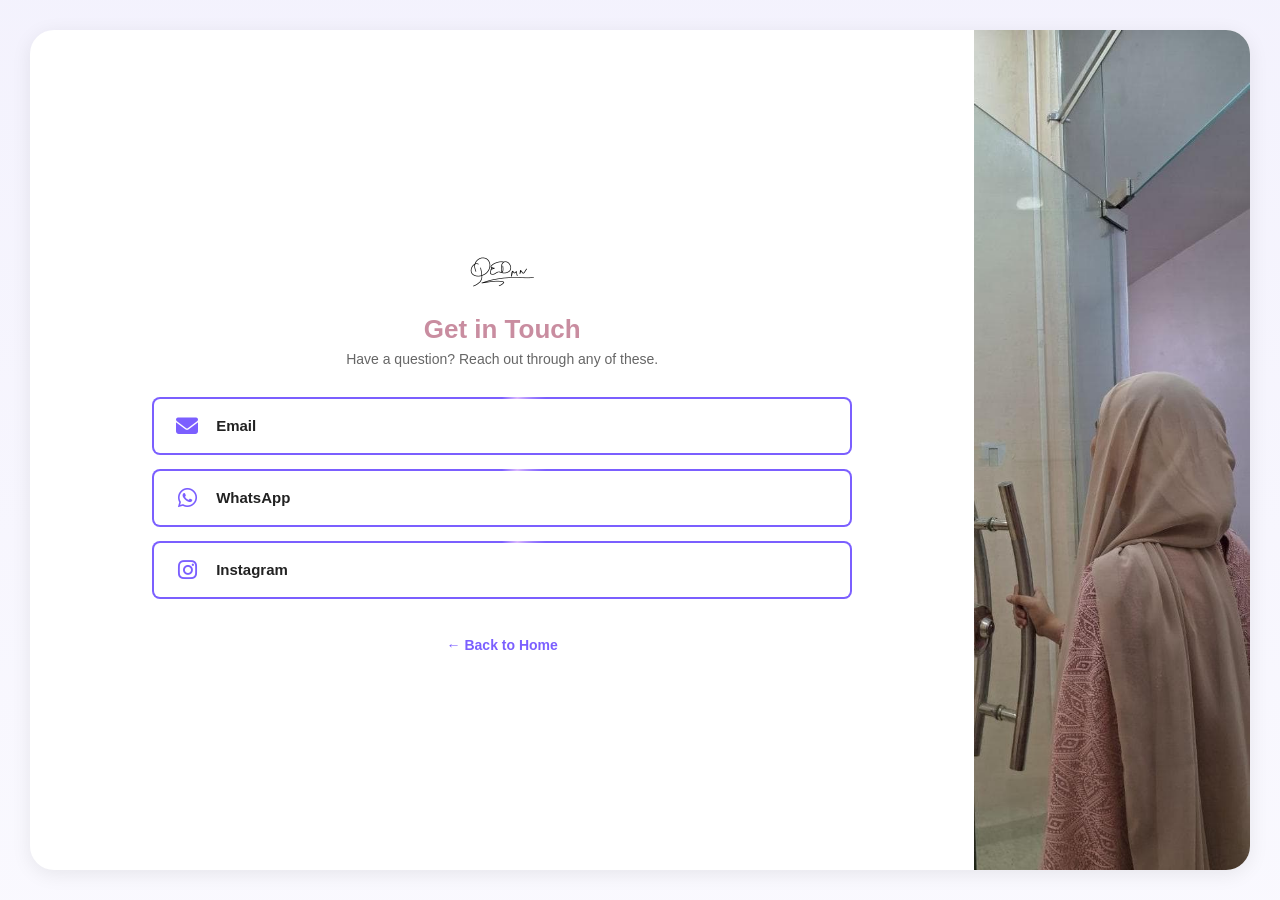
<file: contact.html>
<!DOCTYPE html>
<html lang="en">
<head>
<meta charset="UTF-8">
<meta name="viewport" content="width=device-width, initial-scale=1.0">
<title>Contact - QED</title>
<link rel="stylesheet" href="style.css">
<link rel="stylesheet" href="https://cdnjs.cloudflare.com/ajax/libs/font-awesome/6.5.1/css/all.min.css">
 <link rel="icon" type="image/png" href="logo_512x512_v2">
<style>
  * { box-sizing: border-box; }

  @property --border-angle {
    syntax: '<angle>';
    inherits: false;
    initial-value: 0deg;
  }

  html, body { height: 100%; }

  body {
    font-family: system-ui, sans-serif;
    background: linear-gradient(180deg , #a196ef1f , #9e92f50f);
    min-height: 100vh;
    margin: 0;
  }

  /* ---- One big white container, 30px from every edge ---- */
  .big-box {
    margin: 30px;
    height: calc(100vh - 60px);
    background-color: white;
    border-radius: 24px;
    box-shadow: 0 4px 20px rgba(0, 0, 0, 0.08);
    display: flex;
    align-items: stretch;
    overflow: hidden;
  }

  /* ---- Left half: contact content, directly inside the white box ---- */
  .contact-content {
    flex: 1 1 auto;
    padding: 60px;
    display: flex;
    flex-direction: column;
    justify-content: center;
    align-items: center;
    text-align: center;
  }
  .contact-content > * {
    width: 100%;
    max-width: 700px;
  }

  .logo-wrap {
    display: flex;
    justify-content: center;
    margin-bottom: 10px;
  }
  .logo-wrap img {
    width: 64px;
    height: 64px;
    object-fit: contain;
  }

  h1 { font-size: 26px; margin-bottom: 6px; text-align: center; color: #C98DA0; }
  p.subtitle { text-align: center; color: #666; font-size: 14px; margin-bottom: 30px; }

  .contact-links {
    display: flex;
    flex-direction: column;
    gap: 14px;
  }

  @keyframes rotateBorder {
    to { --border-angle: 360deg; }
  }

  .contact-link {
    display: flex;
    align-items: center;
    gap: 14px;
    padding: 16px 18px;
    border-radius: 8px;
    background: white;
    text-decoration: none;
    color: #222;
    font-weight: 600;
    font-size: 15px;
    transition: transform 0.2s ease, box-shadow 0.2s ease;
    position: relative;
    border: 2px solid transparent;
    --border-angle: 0deg;
    background-image:
      linear-gradient(white, white),
      conic-gradient(from var(--border-angle), var(--primary-color) 0%, #d9b8ff 8%, var(--primary-color) 16%, var(--primary-color) 100%);
    background-origin: border-box;
    background-clip: padding-box, border-box;
    animation: rotateBorder 3s linear infinite;
  }
  .contact-link:hover {
    transform: translateY(-2px);
    box-shadow: 0 6px 18px rgba(128, 0, 225, 0.25);
  }
  .contact-link i {
    font-size: 22px;
    width: 30px;
    text-align: center;
    color: var(--primary-color);
  }
  .contact-link .label {
    display: flex;
    flex-direction: column;
    align-items: flex-start;
  }
  .contact-link .label small {
    font-weight: 400;
    color: #888;
    font-size: 12px;
  }

  .back-link {
    display: inline-flex;
    align-items: center;
    justify-content: center;
    gap: 6px;
    margin-top: 30px;
    color: var(--primary-color);
    text-decoration: none;
    font-weight: 600;
    font-size: 14px;
    padding: 8px 4px;
    transition: gap 0.2s ease, opacity 0.2s ease;
  }
  .back-link:hover {
    gap: 10px;
    opacity: 0.75;
  }

  /* ---- Right half: photo, directly inside the white box ---- */
  .photo-content {
    flex: 0 0 auto;
    height: 100%;
    overflow: hidden;
    display: flex;
    align-items: center;
    justify-content: flex-end;
    background: white;
  }
  .photo-content img {
    height: 100%;
    width: auto;
    object-fit: contain;
    display: block;
  }
  .photo-mobile { display: none; }

  @media (max-width: 900px) {
    .big-box {
      flex-direction: column;
      height: calc(100vh - 60px);
      max-height: none;
    }
    .contact-content {
      padding: 24px 16px;
      order: 1;
      flex: 1 1 auto;
    }
    .contact-content > * { max-width: 100%; }
    .logo-wrap img { width: 44px; height: 44px; }
    h1 { font-size: 18px; }
    p.subtitle { font-size: 12px; margin-bottom: 14px; }
    .contact-links { gap: 10px; }
    .contact-link { padding: 10px 12px; gap: 8px; }
    .contact-link i { font-size: 16px; width: 20px; }
    .contact-link .label { font-size: 12px; }
    .contact-link .label small { font-size: 10px; }
    .back-link { margin-top: 14px; font-size: 12px; }

    .photo-content { display: none; }
  }

  @media (max-width: 600px) {
    .big-box { margin: 14px; height: calc(100vh - 28px); }
    .contact-content { padding: 18px 12px; }
    .logo-wrap img { width: 36px; height: 36px; }
    h1 { font-size: 16px; }
    p.subtitle { font-size: 11px; }
    .contact-link { padding: 8px 10px; }
    .contact-link .label { font-size: 11px; }
    .contact-link .label small { font-size: 9px; }
  }
</style>
</head>
<body>

<div class="big-box">

  <div class="contact-content">
    <div class="logo-wrap">
      <img src="signature_icon_512px (1).png" alt="QED logo">
    </div>
    <h1>Get in Touch</h1>
    <p class="subtitle">Have a question? Reach out through any of these.</p>

    <div class="contact-links">

      <a class="contact-link" href="mailto:qedmnalgebra@gmail.com">
        <i class="fa-solid fa-envelope"></i>
        <div class="label">
          Email
          <!-- <small>YOUR_EMAIL_HERE@gmail.com</small> -->
        </div>
      </a>

      <a class="contact-link" href="https://wa.me/213662294980" target="_blank">
        <i class="fa-brands fa-whatsapp"></i>
        <div class="label">
          WhatsApp
          <!-- <small>+YOUR_WHATSAPP_NUMBER_HERE</small> -->
        </div>
      </a>

      <a class="contact-link" href="https://www.instagram.com/qedmnmath/" target="_blank">
        <i class="fa-brands fa-instagram"></i>
        <div class="label">
          Instagram
          <!-- <small>@YOUR_INSTAGRAM_HANDLE</small> -->
        </div>
      </a>

    </div>

    <a href="index.html" class="back-link">&larr; Back to Home</a>
  </div>

  <div class="photo-content">
    <img src="contact-photo (2) (1).jpg" alt="QED" class="photo-desktop">
   
  </div>

</div>

</body>
</html>
</file>
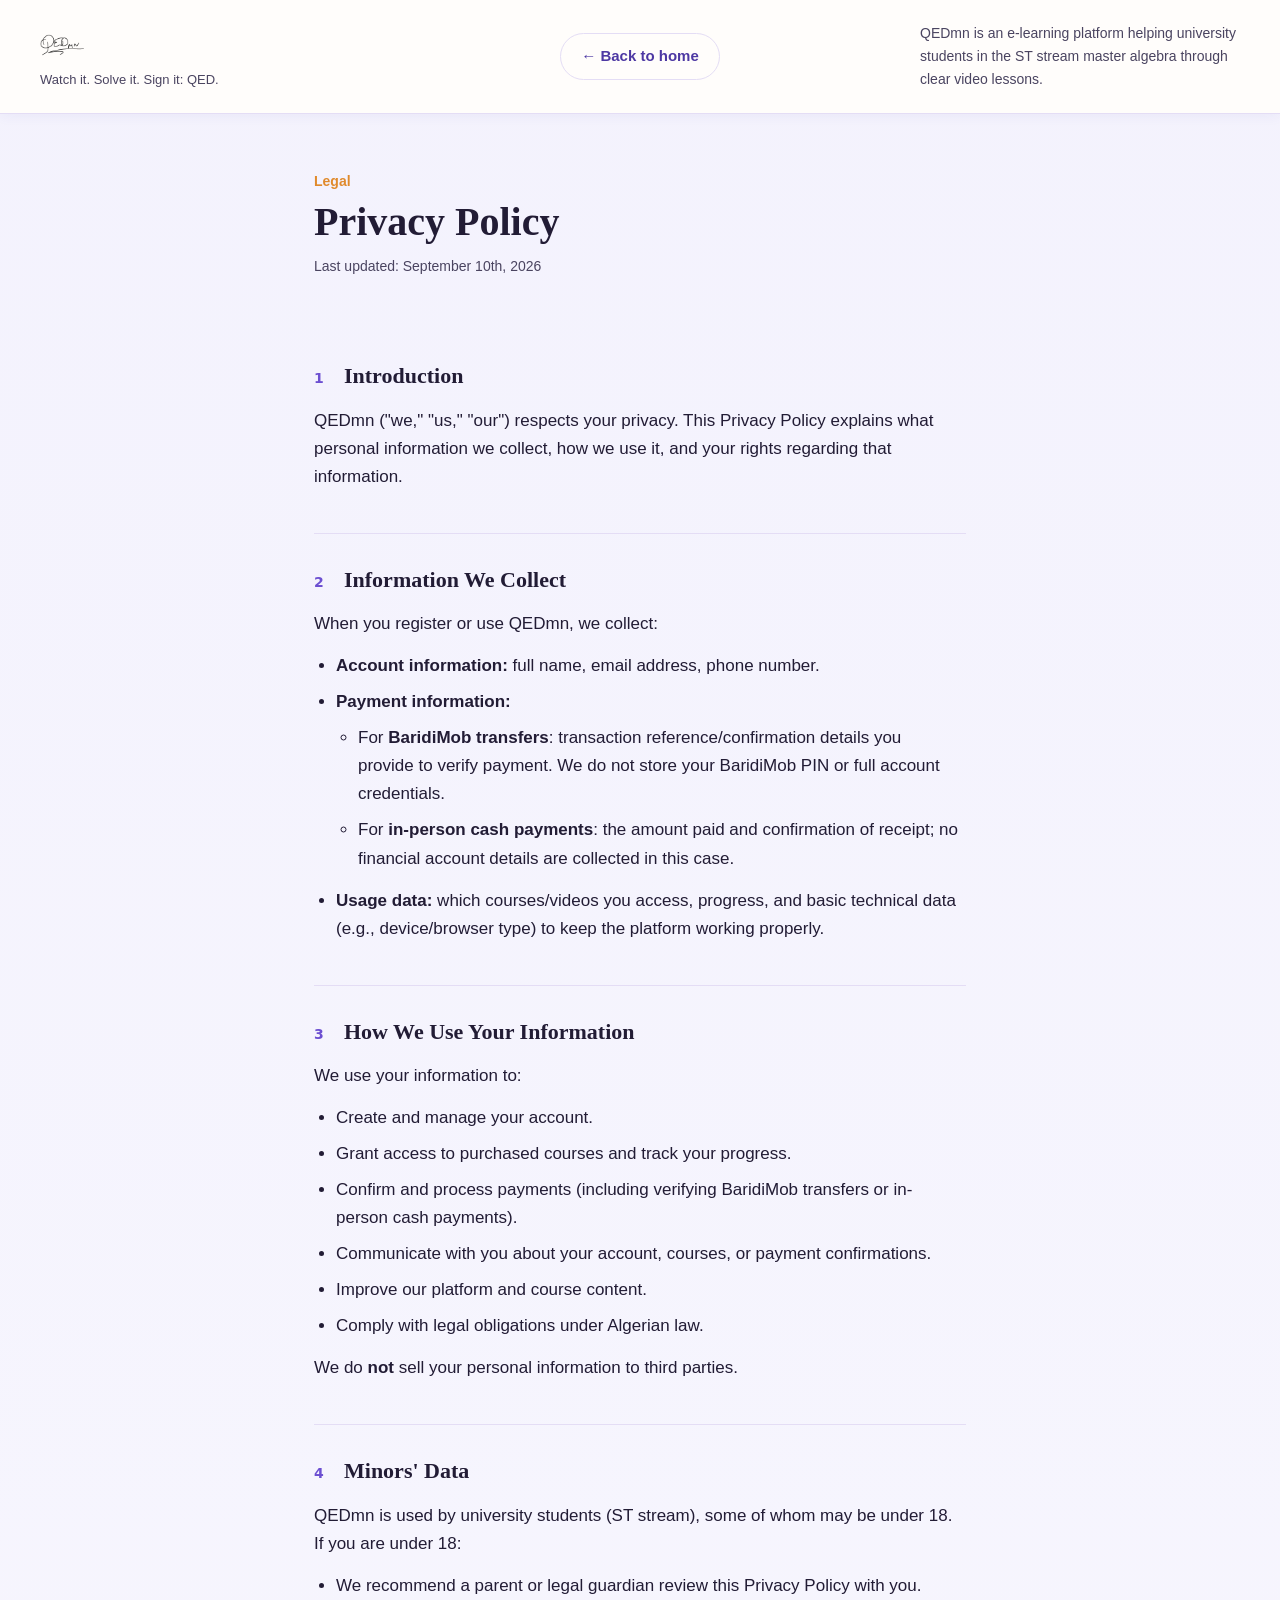
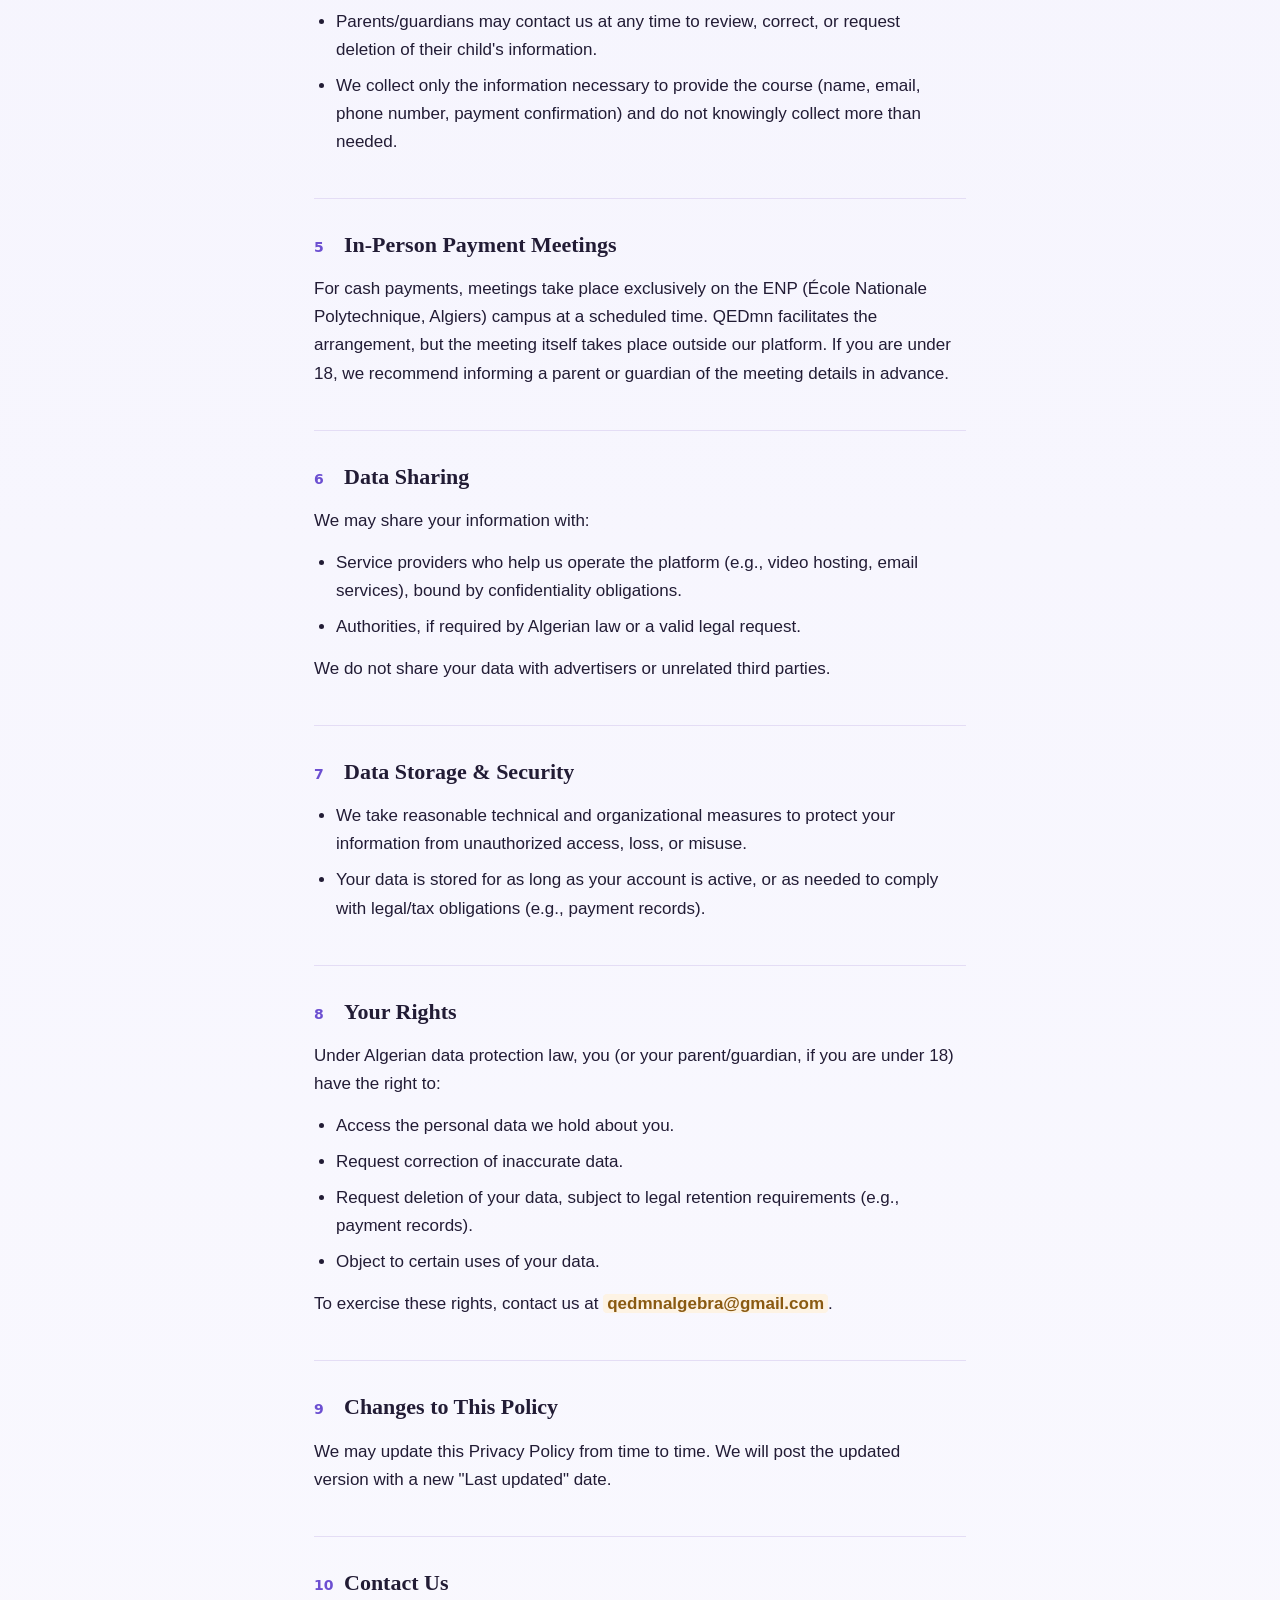
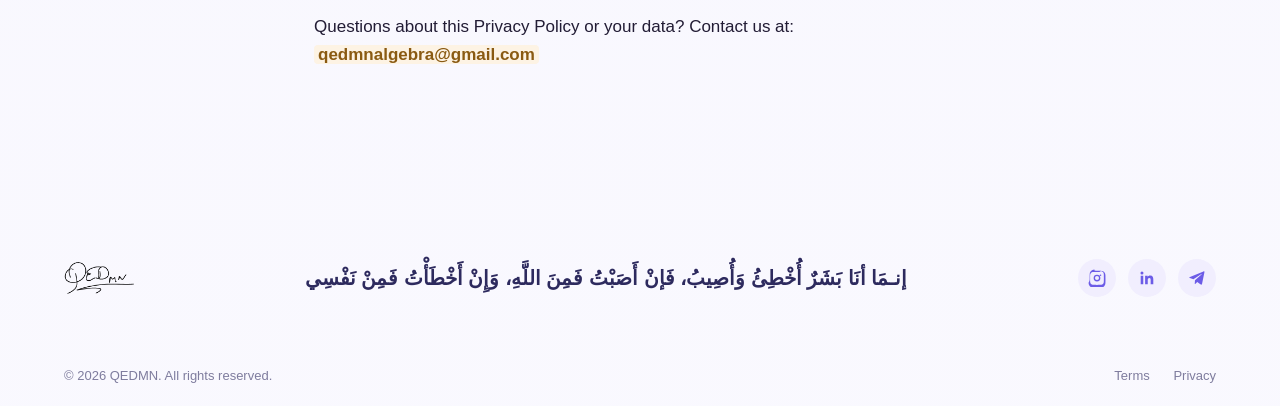
<file: privacy.html>
<!DOCTYPE html>
<html lang="en">
<head>
<meta charset="UTF-8">
<meta name="viewport" content="width=device-width, initial-scale=1.0">
<title>Privacy Policy — QEDmn</title>
<link rel="stylesheet" href="style.css">
  <link rel="icon" type="image/png" href="logo_512x512_v2">
<style>
/* QEDmn — Legal pages stylesheet (Terms of Service / Privacy Policy) */

:root {
  --ink: #221c35;
  --ink-soft: #4a4460;
  --violet: #6c4fd1;
  --violet-deep: #4d38a3;
  --violet-tint: #f2eefc;
  --paper: #fffdfb;
  --line: #e4ddf5;
  --amber: #e08a2c;
  --content-width: 700px;
  --font-serif: "Source Serif Pro", Georgia, "Times New Roman", serif;
  --font-sans: "Inter", "Segoe UI", system-ui, -apple-system, sans-serif;
}

* {
  box-sizing: border-box;
}

a:focus-visible,
button:focus-visible {
  outline: 2px solid var(--violet);
  outline-offset: 2px;
}

html {
  scroll-behavior: smooth;
}

body {
  margin: 0;
  background: linear-gradient(180deg, #a196ef1f, #9e92f50f);
  color: var(--ink);
  font-family: var(--font-sans);
  font-size: 17px;
  line-height: 1.65;
  -webkit-font-smoothing: antialiased;
}

/* ---------- Info bar (logo + slogan / back-to-home / description) ---------- */

.info-bar {
  position: sticky;
  top: 0;
  z-index: 100;
  display: grid;
  grid-template-columns: 1fr auto 1fr;
  align-items: center;
  gap: 24px;
  padding: 22px 40px;
  border-bottom: 1px solid var(--line);
  background: var(--paper);
  box-shadow: 0 2px 12px rgba(76, 56, 163, 0.06);
}

.info-bar__brand {
  display: flex;
  flex-direction: column;
  gap: 2px;
}

.info-bar__logo {
  display: inline-block;
  text-decoration: none;
}

.info-bar__logo img {
  height: 44px;
  width: auto;
  display: block;
}

.info-bar__slogan {
  font-size: 13px;
  color: var(--ink-soft);
  margin: 0;
}

.info-bar__home {
  justify-self: center;
  display: inline-flex;
  align-items: center;
  gap: 8px;
  color: var(--violet-deep);
  text-decoration: none;
  font-size: 15px;
  font-weight: 600;
  border: 1px solid var(--line);
  border-radius: 999px;
  padding: 10px 20px;
  white-space: nowrap;
}

.info-bar__home:hover {
  border-color: var(--violet);
  background: var(--violet-tint);
}

.info-bar__description {
  justify-self: end;
  text-align: left;
  font-size: 14px;
  color: var(--ink-soft);
  max-width: 320px;
  margin: 0;
}

@media (max-width: 780px) {
  .info-bar {
    grid-template-columns: 1fr;
    justify-items: center;
    text-align: center;
  }
  .info-bar__home {
    order: 2;
  }
  .info-bar__description {
    order: 3;
    justify-self: center;
    text-align: center;
    max-width: none;
  }
  .info-bar__brand {
    order: 1;
    align-items: center;
  }
}

/* ---------- Header ---------- */

.legal-header {
  max-width: var(--content-width);
  margin: 56px auto 0;
  padding: 0 24px;
}

.legal-header__eyebrow {
  color: var(--amber);
  font-weight: 600;
  font-size: 14px;
  margin: 0 0 6px;
}

.legal-header h1 {
  font-family: var(--font-serif);
  font-size: 40px;
  line-height: 1.15;
  margin: 0 0 10px;
  color: var(--ink);
}

.legal-header__updated {
  color: var(--ink-soft);
  font-size: 14px;
  margin: 0 0 28px;
}

/* ---------- Notice callout ---------- */

.legal-notice {
  max-width: var(--content-width);
  margin: 0 auto 8px;
  padding: 16px 24px;
}

.legal-notice__box {
  background: var(--violet-tint);
  border-left: 3px solid var(--violet);
  border-radius: 8px;
  padding: 16px 20px;
  font-size: 15px;
  color: var(--ink-soft);
}

.legal-notice__box strong {
  color: var(--violet-deep);
}

/* ---------- Body content ---------- */

.legal-content {
  max-width: var(--content-width);
  margin: 0 auto;
  padding: 24px 24px 100px;
}

.legal-content section {
  padding: 28px 0;
  border-bottom: 1px solid var(--line);
}

.legal-content section:last-of-type {
  border-bottom: none;
}

.legal-content h2 {
  font-family: var(--font-serif);
  font-size: 22px;
  color: var(--ink);
  margin: 0 0 12px;
  display: flex;
  align-items: baseline;
  gap: 10px;
}

.legal-content h2 .num {
  font-family: var(--font-sans);
  font-size: 14px;
  font-weight: 700;
  color: var(--violet);
  min-width: 20px;
}

.legal-content p {
  margin: 0 0 14px;
  color: var(--ink);
  max-width: 68ch;
}

.legal-content ul {
  margin: 0 0 14px;
  padding-left: 22px;
}

.legal-content li {
  margin-bottom: 8px;
  max-width: 66ch;
}

.legal-content li ul {
  margin-top: 8px;
}

.legal-content a {
  color: var(--violet-deep);
  text-decoration: underline;
  text-decoration-color: var(--line);
  text-underline-offset: 2px;
}

.legal-content a:hover {
  text-decoration-color: var(--violet);
}

.legal-content strong {
  color: var(--ink);
}

.legal-content .fill-in {
  background: #fdf3e4;
  border-radius: 4px;
  padding: 0 4px;
  color: #8a5a12;
}

/* ---------- Footer ---------- */

.legal-footer {
  max-width: var(--content-width);
  margin: 0 auto;
  padding: 0 24px 64px;
  color: var(--ink-soft);
  font-size: 14px;
}

/* ---------- Responsive ---------- */

@media (max-width: 640px) {
  .info-bar {
    padding: 18px 20px;
  }
  .legal-header {
    margin-top: 36px;
  }
  .legal-header h1 {
    font-size: 30px;
  }
  .legal-content h2 {
    font-size: 19px;
  }
  body {
    font-size: 16px;
  }
}

@media (prefers-reduced-motion: reduce) {
  html {
    scroll-behavior: auto;
  }
  * {
    transition: none !important;
  }
}


</style>
</head>
<body>

<header class="info-bar">
  <div class="info-bar__brand">
    <a class="info-bar__logo" href="index.html"><img src="signature_icon_512px (1).png" alt="QEDmn logo"></a>
    <p class="info-bar__slogan">Watch it. Solve it. Sign it: QED.</p>
  </div>
  <a class="info-bar__home" href="index.html">← Back to home</a>
  <p class="info-bar__description">QEDmn is an e-learning platform helping university students in the ST stream master algebra through clear video lessons.</p>
</header>

<header class="legal-header">
  <p class="legal-header__eyebrow">Legal</p>
  <h1>Privacy Policy</h1>
  <p class="legal-header__updated">Last updated: <span class="fill-in">September 10th, 2026</span></p>
</header>

<!-- Internal note (not shown to users):
<div class="legal-notice">
  <div class="legal-notice__box">
    <strong>Note:</strong> This template is a starting point, not legal advice. Before publishing, have it reviewed by a lawyer familiar with Algerian Law n° 18-07 on the protection of individuals in the processing of personal data.
  </div>
</div>
-->

<main class="legal-content">

  <section id="intro">
    <h2><span class="num">1</span> Introduction</h2>
    <p>QEDmn ("we," "us," "our") respects your privacy. This Privacy Policy explains what personal information we collect, how we use it, and your rights regarding that information.</p>
  </section>

  <section id="info-collected">
    <h2><span class="num">2</span> Information We Collect</h2>
    <p>When you register or use QEDmn, we collect:</p>
    <ul>
      <li><strong>Account information:</strong> full name, email address, phone number.</li>
      <li><strong>Payment information:</strong>
        <ul>
          <li>For <strong>BaridiMob transfers</strong>: transaction reference/confirmation details you provide to verify payment. We do not store your BaridiMob PIN or full account credentials.</li>
          <li>For <strong>in-person cash payments</strong>: the amount paid and confirmation of receipt; no financial account details are collected in this case.</li>
        </ul>
      </li>
      <li><strong>Usage data:</strong> which courses/videos you access, progress, and basic technical data (e.g., device/browser type) to keep the platform working properly.</li>
    </ul>
  </section>

  <section id="how-we-use">
    <h2><span class="num">3</span> How We Use Your Information</h2>
    <p>We use your information to:</p>
    <ul>
      <li>Create and manage your account.</li>
      <li>Grant access to purchased courses and track your progress.</li>
      <li>Confirm and process payments (including verifying BaridiMob transfers or in-person cash payments).</li>
      <li>Communicate with you about your account, courses, or payment confirmations.</li>
      <li>Improve our platform and course content.</li>
      <li>Comply with legal obligations under Algerian law.</li>
    </ul>
    <p>We do <strong>not</strong> sell your personal information to third parties.</p>
  </section>

  <section id="minors">
    <h2><span class="num">4</span> Minors' Data</h2>
    <p>QEDmn is used by university students (ST stream), some of whom may be under 18. If you are under 18:</p>
    <ul>
      <li>We recommend a parent or legal guardian review this Privacy Policy with you.</li>
      <li>Parents/guardians may contact us at any time to review, correct, or request deletion of their child's information.</li>
      <li>We collect only the information necessary to provide the course (name, email, phone number, payment confirmation) and do not knowingly collect more than needed.</li>
    </ul>
  </section>

  <section id="meetings">
    <h2><span class="num">5</span> In-Person Payment Meetings</h2>
    <p>For cash payments, meetings take place exclusively on the ENP (École Nationale Polytechnique, Algiers) campus at a scheduled time. QEDmn facilitates the arrangement, but the meeting itself takes place outside our platform. If you are under 18, we recommend informing a parent or guardian of the meeting details in advance.</p>
  </section>

  <section id="sharing">
    <h2><span class="num">6</span> Data Sharing</h2>
    <p>We may share your information with:</p>
    <ul>
      <li>Service providers who help us operate the platform (e.g., video hosting, email services), bound by confidentiality obligations.</li>
      <li>Authorities, if required by Algerian law or a valid legal request.</li>
    </ul>
    <p>We do not share your data with advertisers or unrelated third parties.</p>
  </section>

  <section id="storage">
    <h2><span class="num">7</span> Data Storage &amp; Security</h2>
    <ul>
      <li>We take reasonable technical and organizational measures to protect your information from unauthorized access, loss, or misuse.</li>
      <li>Your data is stored for as long as your account is active, or as needed to comply with legal/tax obligations (e.g., payment records).</li>
    </ul>
  </section>

  <section id="rights">
    <h2><span class="num">8</span> Your Rights</h2>
    <p>Under Algerian data protection law, you (or your parent/guardian, if you are under 18) have the right to:</p>
    <ul>
      <li>Access the personal data we hold about you.</li>
      <li>Request correction of inaccurate data.</li>
      <li>Request deletion of your data, subject to legal retention requirements (e.g., payment records).</li>
      <li>Object to certain uses of your data.</li>
    </ul>
    <p>To exercise these rights, contact us at <strong class="fill-in">qedmnalgebra@gmail.com</strong>.</p>
  </section>

  <section id="changes">
    <h2><span class="num">9</span> Changes to This Policy</h2>
    <p>We may update this Privacy Policy from time to time. We will post the updated version with a new "Last updated" date.</p>
  </section>

  <section id="contact">
    <h2><span class="num">10</span> Contact Us</h2>
    <p>Questions about this Privacy Policy or your data? Contact us at: <strong class="fill-in">qedmnalgebra@gmail.com</strong></p>
  </section>

</main>

<!-- Footer -->
<footer class="site-footer">
  <div class="footer-top">
    <div class="footer-brand">
      <img src="signature_icon_512px (1).png" alt="QEDMN logo">
    </div>
    <div >
        <h3 >
             إنـمَا أنَا بَشَرٌ أُخْطِئُ وَأُصِيبُ، فَإنْ أَصَبْتُ فَمِنَ اللَّهِ، وَإِنْ أَخْطَأْتُ فَمِنْ نَفْسِي
        </h3>
    </div>
    <div class="footer-socials">

      <a href="#" aria-label="Instagram"><svg viewBox="0 0 24 24"><path d="M12 2.2c3.2 0 3.6 0 4.9.07 1.2.06 2 .25 2.7.5.7.28 1.3.65 1.9 1.25.6.6.97 1.2 1.25 1.9.25.7.44 1.5.5 2.7.06 1.3.07 1.7.07 4.9s0 3.6-.07 4.9c-.06 1.2-.25 2-.5 2.7-.28.7-.65 1.3-1.25 1.9-.6.6-1.2.97-1.9 1.25-.7.25-1.5.44-2.7.5-1.3.06-1.7.07-4.9.07s-3.6 0-4.9-.07c-1.2-.06-2-.25-2.7-.5-.7-.28-1.3-.65-1.9-1.25-.6-.6-.97-1.2-1.25-1.9-.25-.7-.44-1.5-.5-2.7C2.2 15.6 2.2 15.2 2.2 12s0-3.6.07-4.9c.06-1.2.25-2 .5-2.7.28-.7.65-1.3 1.25-1.9.6-.6 1.2-.97 1.9-1.25.7-.25 1.5-.44 2.7-.5C8.4 2.2 8.8 2.2 12 2.2Zm0 1.8c-3.15 0-3.52 0-4.77.07-1 .05-1.6.2-1.97.34-.5.2-.86.42-1.23.8-.38.37-.6.73-.8 1.23-.14.37-.3.96-.34 1.97C2.8 8.48 2.8 8.85 2.8 12s0 3.52.07 4.77c.05 1 .2 1.6.34 1.97.2.5.42.86.8 1.23.37.38.73.6 1.23.8.37.14.96.3 1.97.34 1.25.06 1.62.07 4.77.07s3.52 0 4.77-.07c1-.05 1.6-.2 1.97-.34.5-.2.86-.42 1.23-.8.38-.37.6-.73.8-1.23.14-.37.3-.96.34-1.97.06-1.25.07-1.62.07-4.77s0-3.52-.07-4.77c-.05-1-.2-1.6-.34-1.97-.2-.5-.42-.86-.8-1.23-.37-.38-.73-.6-1.23-.8-.37-.14-.96-.3-1.97-.34C15.52 4 15.15 4 12 4Zm0 3.5a4.5 4.5 0 1 1 0 9 4.5 4.5 0 0 1 0-9Zm0 1.8a2.7 2.7 0 1 0 0 5.4 2.7 2.7 0 0 0 0-5.4Zm4.7-2a1.05 1.05 0 1 1 0 2.1 1.05 1.05 0 0 1 0-2.1Z"/></svg></a>
      <a href="#" aria-label="LinkedIn"><svg viewBox="0 0 24 24"><path d="M20.4 20.4h-3.5v-5.5c0-1.3 0-3-1.8-3s-2.1 1.4-2.1 2.9v5.6H9.5V9h3.4v1.6h.05c.5-.9 1.6-1.8 3.3-1.8 3.5 0 4.15 2.3 4.15 5.3v6.3ZM5.3 7.4a2 2 0 1 1 0-4 2 2 0 0 1 0 4ZM7 20.4H3.6V9H7v11.4Z"/></svg></a>
      <a href="#" aria-label="Telegram"><svg viewBox="0 0 24 24"><path d="M21.9 4.3 18.7 20c-.2 1-.9 1.2-1.7.8l-4.7-3.5-2.3 2.2c-.3.3-.5.5-1 .5l.3-4.9L18 7.2c.4-.4-.1-.6-.6-.2L7.2 13.6l-4.7-1.5c-1-.3-1-1 .2-1.5L20.6 3.2c.8-.3 1.6.2 1.3 1.1Z"/></svg></a>
    </div>
  </div>

  <div class="footer-mid-wrap">
    <!-- <div class="footer-mid">
      <div>
        <h3>Got feedback?</h3>
        <p>Tell us what's working, what's not, or what you'd love to see next.</p>
      </div>
      <form class="footer-signup" onsubmit="return false;">
        <input type="email" placeholder="Your feedback" required>
        <button type="submit" >Send</button>
      </form>
    </div> -->
  </div>

  <div class="footer-bottom">
    <span>© 2026 QEDMN. All rights reserved.</span>
    <div>
      <a href="terms.html">Terms</a>
      <a href="privacy.html">Privacy</a>
    </div>
  </div>
</footer>

</body>
</html>
</file>
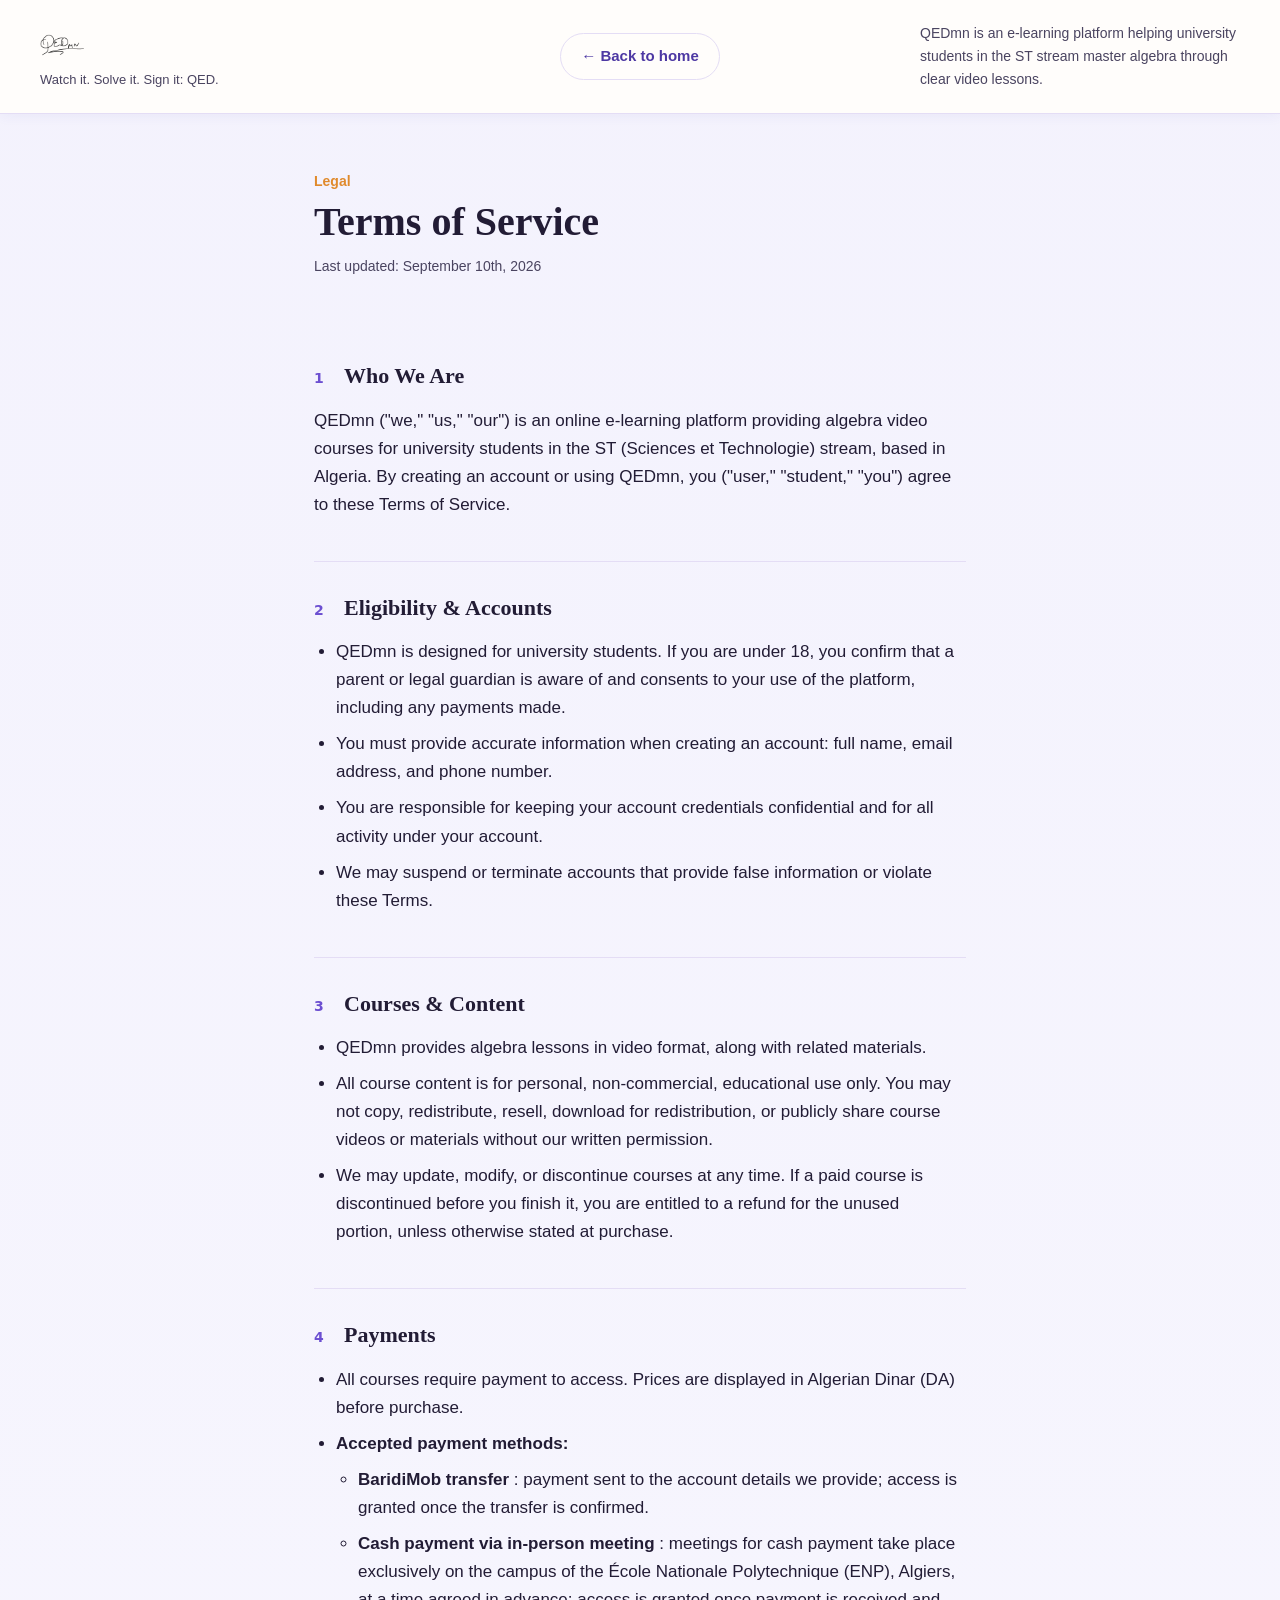
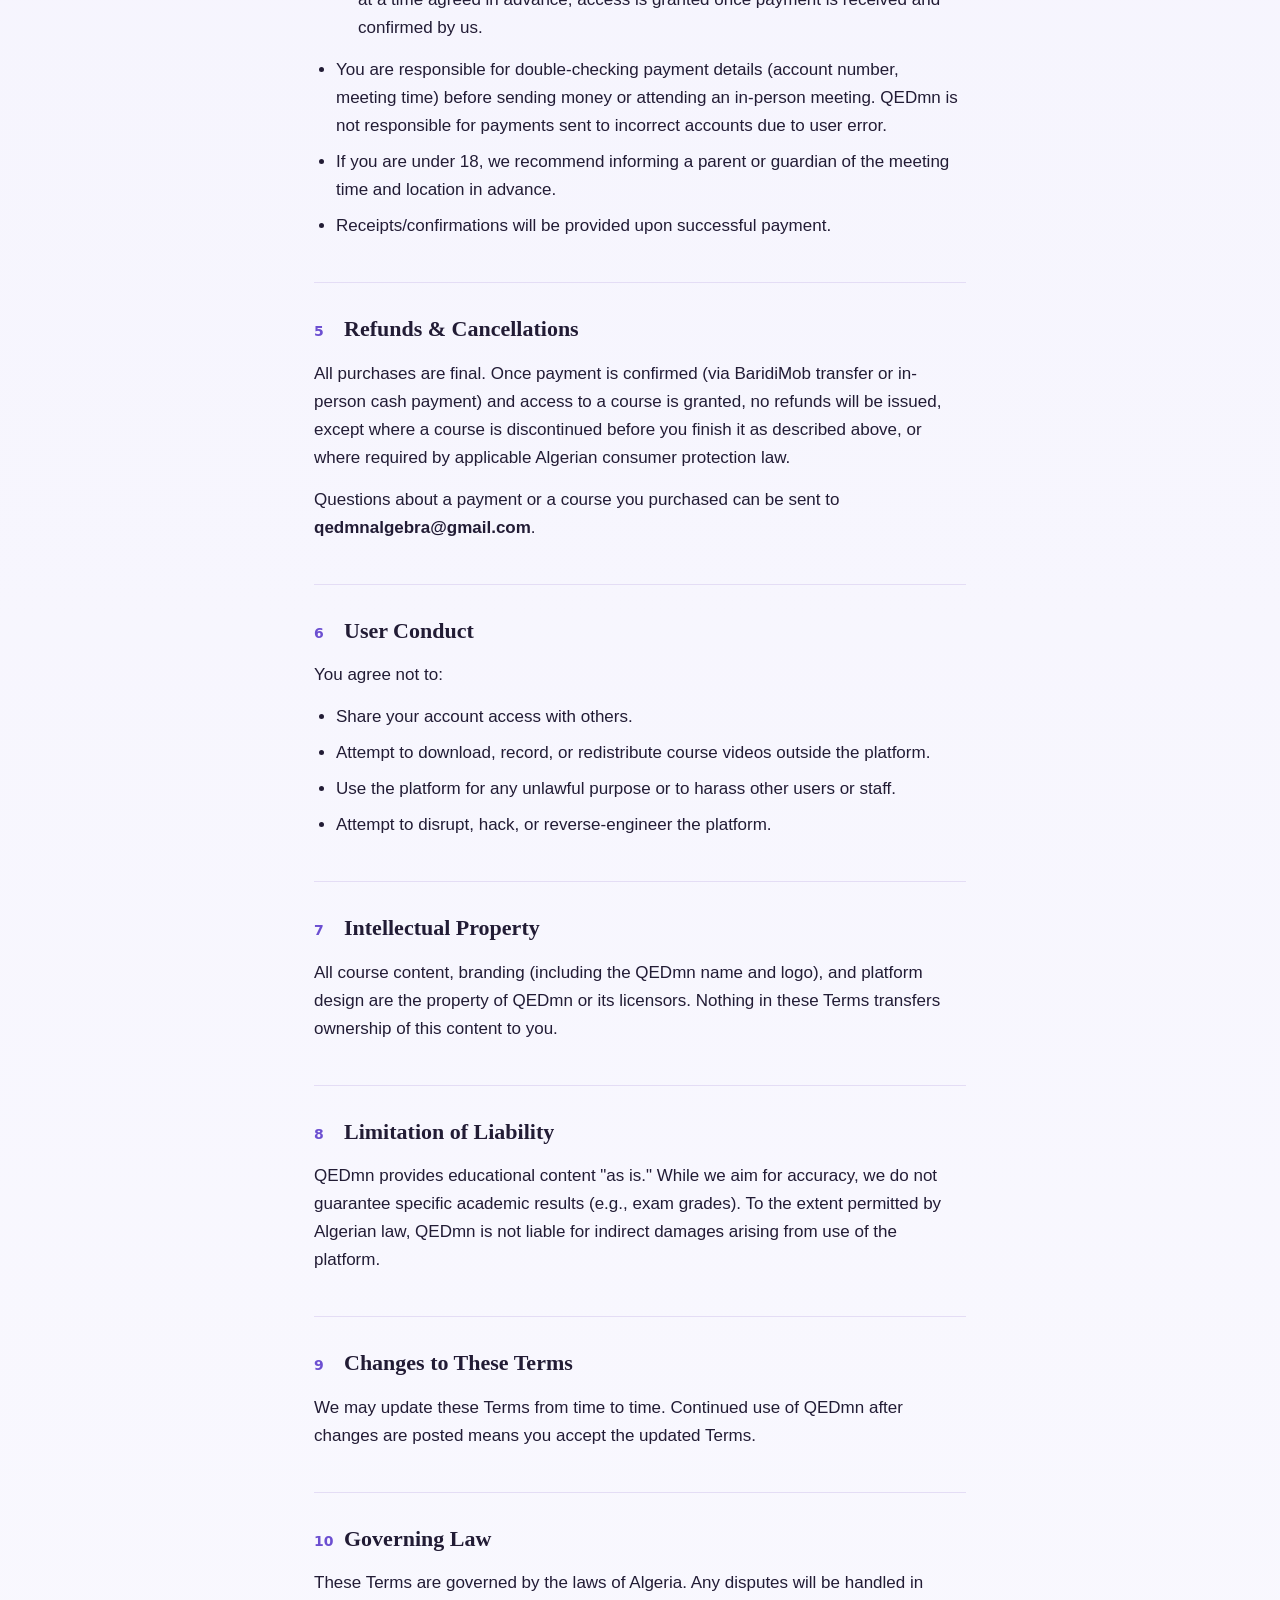
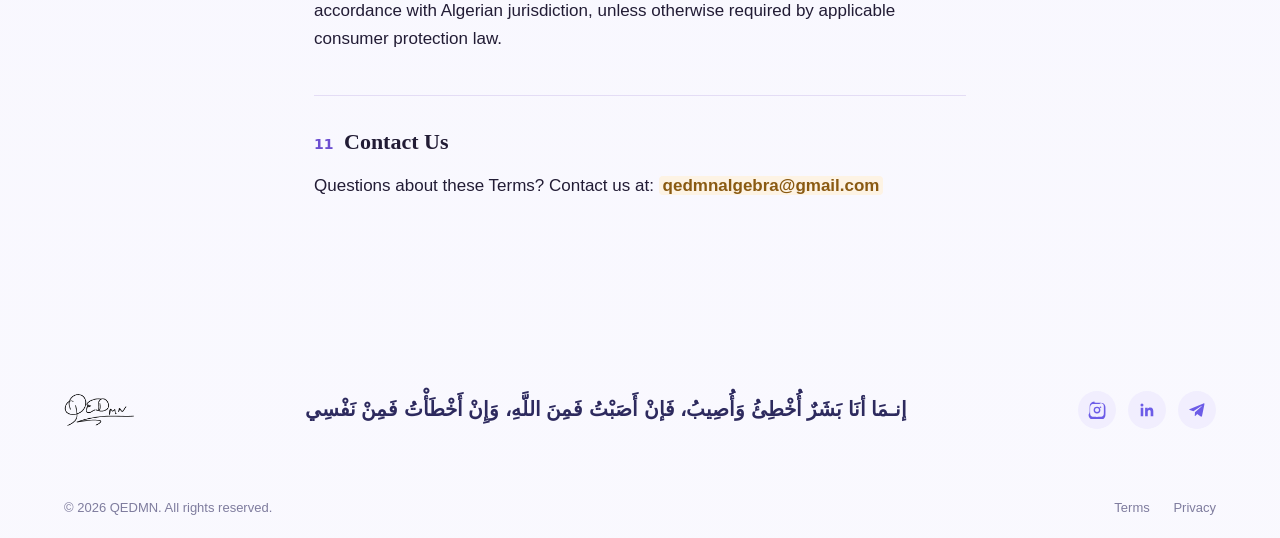
<file: terms.html>
<!DOCTYPE html>
<html lang="en">
<head>
<meta charset="UTF-8">
<meta name="viewport" content="width=device-width, initial-scale=1.0">
<title>Terms of Service — QEDmn</title>
<link rel="stylesheet" href="style.css">
  <link rel="icon" type="image/png" href="logo_512x512_v2">
<style>
/* QEDmn — Legal pages stylesheet (Terms of Service / Privacy Policy) */

:root {
  --ink: #221c35;
  --ink-soft: #4a4460;
  --violet: #6c4fd1;
  --violet-deep: #4d38a3;
  --violet-tint: #f2eefc;
  --paper: #fffdfb;
  --line: #e4ddf5;
  --amber: #e08a2c;
  --content-width: 700px;
  --font-serif: "Source Serif Pro", Georgia, "Times New Roman", serif;
  --font-sans: "Inter", "Segoe UI", system-ui, -apple-system, sans-serif;
}

* {
  box-sizing: border-box;
}

a:focus-visible,
button:focus-visible {
  outline: 2px solid var(--violet);
  outline-offset: 2px;
}

html {
  scroll-behavior: smooth;
}

body {
  margin: 0;
  background: linear-gradient(180deg, #a196ef1f, #9e92f50f);
  color: var(--ink);
  font-family: var(--font-sans);
  font-size: 17px;
  line-height: 1.65;
  -webkit-font-smoothing: antialiased;
}

/* ---------- Info bar (logo + slogan / back-to-home / description) ---------- */

.info-bar {
  position: sticky;
  top: 0;
  z-index: 100;
  display: grid;
  grid-template-columns: 1fr auto 1fr;
  align-items: center;
  gap: 24px;
  padding: 22px 40px;
  border-bottom: 1px solid var(--line);
  background: var(--paper);
  box-shadow: 0 2px 12px rgba(76, 56, 163, 0.06);
}

.info-bar__brand {
  display: flex;
  flex-direction: column;
  gap: 2px;
}

.info-bar__logo {
  display: inline-block;
  text-decoration: none;
}

.info-bar__logo img {
  height: 44px;
  width: auto;
  display: block;
}

.info-bar__slogan {
  font-size: 13px;
  color: var(--ink-soft);
  margin: 0;
}

.info-bar__home {
  justify-self: center;
  display: inline-flex;
  align-items: center;
  gap: 8px;
  color: var(--violet-deep);
  text-decoration: none;
  font-size: 15px;
  font-weight: 600;
  border: 1px solid var(--line);
  border-radius: 999px;
  padding: 10px 20px;
  white-space: nowrap;
}

.info-bar__home:hover {
  border-color: var(--violet);
  background: var(--violet-tint);
}

.info-bar__description {
  justify-self: end;
  text-align: left;
  font-size: 14px;
  color: var(--ink-soft);
  max-width: 320px;
  margin: 0;
}

@media (max-width: 780px) {
  .info-bar {
    grid-template-columns: 1fr;
    justify-items: center;
    text-align: center;
  }
  .info-bar__home {
    order: 2;
  }
  .info-bar__description {
    order: 3;
    justify-self: center;
    text-align: center;
    max-width: none;
  }
  .info-bar__brand {
    order: 1;
    align-items: center;
  }
}

/* ---------- Header ---------- */

.legal-header {
  max-width: var(--content-width);
  margin: 56px auto 0;
  padding: 0 24px;
}

.legal-header__eyebrow {
  color: var(--amber);
  font-weight: 600;
  font-size: 14px;
  margin: 0 0 6px;
}

.legal-header h1 {
  font-family: var(--font-serif);
  font-size: 40px;
  line-height: 1.15;
  margin: 0 0 10px;
  color: var(--ink);
}

.legal-header__updated {
  color: var(--ink-soft);
  font-size: 14px;
  margin: 0 0 28px;
}

/* ---------- Notice callout ---------- */

.legal-notice {
  max-width: var(--content-width);
  margin: 0 auto 8px;
  padding: 16px 24px;
}

.legal-notice__box {
  background: var(--violet-tint);
  border-left: 3px solid var(--violet);
  border-radius: 8px;
  padding: 16px 20px;
  font-size: 15px;
  color: var(--ink-soft);
}

.legal-notice__box strong {
  color: var(--violet-deep);
}

/* ---------- Body content ---------- */

.legal-content {
  max-width: var(--content-width);
  margin: 0 auto;
  padding: 24px 24px 100px;
}

.legal-content section {
  padding: 28px 0;
  border-bottom: 1px solid var(--line);
}

.legal-content section:last-of-type {
  border-bottom: none;
}

.legal-content h2 {
  font-family: var(--font-serif);
  font-size: 22px;
  color: var(--ink);
  margin: 0 0 12px;
  display: flex;
  align-items: baseline;
  gap: 10px;
}

.legal-content h2 .num {
  font-family: var(--font-sans);
  font-size: 14px;
  font-weight: 700;
  color: var(--violet);
  min-width: 20px;
}

.legal-content p {
  margin: 0 0 14px;
  color: var(--ink);
  max-width: 68ch;
}

.legal-content ul {
  margin: 0 0 14px;
  padding-left: 22px;
}

.legal-content li {
  margin-bottom: 8px;
  max-width: 66ch;
}

.legal-content li ul {
  margin-top: 8px;
}

.legal-content a {
  color: var(--violet-deep);
  text-decoration: underline;
  text-decoration-color: var(--line);
  text-underline-offset: 2px;
}

.legal-content a:hover {
  text-decoration-color: var(--violet);
}

.legal-content strong {
  color: var(--ink);
}

.legal-content .fill-in {
  background: #fdf3e4;
  border-radius: 4px;
  padding: 0 4px;
  color: #8a5a12;
}

/* ---------- Footer ---------- */

.legal-footer {
  max-width: var(--content-width);
  margin: 0 auto;
  padding: 0 24px 64px;
  color: var(--ink-soft);
  font-size: 14px;
}

/* ---------- Responsive ---------- */

@media (max-width: 640px) {
  .info-bar {
    padding: 18px 20px;
  }
  .legal-header {
    margin-top: 36px;
  }
  .legal-header h1 {
    font-size: 30px;
  }
  .legal-content h2 {
    font-size: 19px;
  }
  body {
    font-size: 16px;
  }
}

@media (prefers-reduced-motion: reduce) {
  html {
    scroll-behavior: auto;
  }
  * {
    transition: none !important;
  }
}


</style>
</head>
<body>

<header class="info-bar">
  <div class="info-bar__brand">
    <a class="info-bar__logo" href="index.html"><img src="signature_icon_512px (1).png" alt="QEDmn logo"></a>
    <p class="info-bar__slogan">Watch it. Solve it. Sign it: QED.</p>
  </div>
  <a class="info-bar__home" href="index.html">← Back to home</a>
  <p class="info-bar__description">QEDmn is an e-learning platform helping university students in the ST stream master algebra through clear video lessons.</p>
</header>

<header class="legal-header">
  <p class="legal-header__eyebrow">Legal</p>
  <h1>Terms of Service</h1>
  <p class="legal-header__updated">Last updated: <span class="fill-in">September 10th, 2026</span></p>
</header>

<!-- Internal note (not shown to users):
<div class="legal-notice">
  <div class="legal-notice__box">
    <strong>Note:</strong> This template is a starting point, not legal advice. Before publishing, have it reviewed by a lawyer familiar with Algerian consumer protection and e-commerce law (Law n° 18-05 on e-commerce, Law n° 04-02 on consumer protection).
  </div>
</div>
-->

<main class="legal-content">

  <section id="who-we-are">
    <h2><span class="num">1</span> Who We Are</h2>
    <p>QEDmn ("we," "us," "our") is an online e-learning platform providing algebra video courses for university students in the ST (Sciences et Technologie) stream, based in Algeria. By creating an account or using QEDmn, you ("user," "student," "you") agree to these Terms of Service.</p>
  </section>

  <section id="eligibility">
    <h2><span class="num">2</span> Eligibility &amp; Accounts</h2>
    <ul>
      <li>QEDmn is designed for university students. If you are under 18, you confirm that a parent or legal guardian is aware of and consents to your use of the platform, including any payments made.</li>
      <li>You must provide accurate information when creating an account: full name, email address, and phone number.</li>
      <li>You are responsible for keeping your account credentials confidential and for all activity under your account.</li>
      <li>We may suspend or terminate accounts that provide false information or violate these Terms.</li>
    </ul>
  </section>

  <section id="courses">
    <h2><span class="num">3</span> Courses &amp; Content</h2>
    <ul>
      <li>QEDmn provides algebra lessons in video format, along with related materials.</li>
      <li>All course content is for personal, non-commercial, educational use only. You may not copy, redistribute, resell, download for redistribution, or publicly share course videos or materials without our written permission.</li>
      <li>We may update, modify, or discontinue courses at any time. If a paid course is discontinued before you finish it, you are entitled to a refund for the unused portion, unless otherwise stated at purchase.</li>
    </ul>
  </section>

  <section id="payments">
    <h2><span class="num">4</span> Payments</h2>
    <ul>
      <li>All courses require payment to access. Prices are displayed in Algerian Dinar (DA) before purchase.</li>
      <li><strong>Accepted payment methods:</strong>
        <ul>
          <li><strong>BaridiMob transfer</strong> : payment sent to the account details we provide; access is granted once the transfer is confirmed.</li>
          <li><strong>Cash payment via in-person meeting</strong> : meetings for cash payment take place exclusively on the campus of the École Nationale Polytechnique (ENP), Algiers, at a time agreed in advance; access is granted once payment is received and confirmed by us.</li>
        </ul>
      </li>
      <li>You are responsible for double-checking payment details (account number, meeting time) before sending money or attending an in-person meeting. QEDmn is not responsible for payments sent to incorrect accounts due to user error.</li>
      <li>If you are under 18, we recommend informing a parent or guardian of the meeting time and location in advance.</li>
      <li>Receipts/confirmations will be provided upon successful payment.</li>
    </ul>
  </section>

  <section id="refunds">
    <h2><span class="num">5</span> Refunds &amp; Cancellations</h2>
    <p>All purchases are final. Once payment is confirmed (via BaridiMob transfer or in-person cash payment) and access to a course is granted, no refunds will be issued, except where a course is discontinued before you finish it as described above, or where required by applicable Algerian consumer protection law.</p>
    <p>Questions about a payment or a course you purchased can be sent to <strong>qedmnalgebra@gmail.com</strong>.</p>
  </section>

  <section id="conduct">
    <h2><span class="num">6</span> User Conduct</h2>
    <p>You agree not to:</p>
    <ul>
      <li>Share your account access with others.</li>
      <li>Attempt to download, record, or redistribute course videos outside the platform.</li>
      <li>Use the platform for any unlawful purpose or to harass other users or staff.</li>
      <li>Attempt to disrupt, hack, or reverse-engineer the platform.</li>
    </ul>
  </section>

  <section id="ip">
    <h2><span class="num">7</span> Intellectual Property</h2>
    <p>All course content, branding (including the QEDmn name and logo), and platform design are the property of QEDmn or its licensors. Nothing in these Terms transfers ownership of this content to you.</p>
  </section>

  <section id="liability">
    <h2><span class="num">8</span> Limitation of Liability</h2>
    <p>QEDmn provides educational content "as is." While we aim for accuracy, we do not guarantee specific academic results (e.g., exam grades). To the extent permitted by Algerian law, QEDmn is not liable for indirect damages arising from use of the platform.</p>
  </section>

  <section id="changes">
    <h2><span class="num">9</span> Changes to These Terms</h2>
    <p>We may update these Terms from time to time. Continued use of QEDmn after changes are posted means you accept the updated Terms.</p>
  </section>

  <section id="law">
    <h2><span class="num">10</span> Governing Law</h2>
    <p>These Terms are governed by the laws of Algeria. Any disputes will be handled in accordance with Algerian jurisdiction, unless otherwise required by applicable consumer protection law.</p>
  </section>

  <section id="contact">
    <h2><span class="num">11</span> Contact Us</h2>
    <p>Questions about these Terms? Contact us at: <strong class="fill-in">qedmnalgebra@gmail.com</strong></p>
  </section>

</main>

<!-- Footer -->
<footer class="site-footer">
  <div class="footer-top">
    <div class="footer-brand">
      <img src="signature_icon_512px (1).png" alt="QEDMN logo">
    </div>
    <div >
        <h3 >
             إنـمَا أنَا بَشَرٌ أُخْطِئُ وَأُصِيبُ، فَإنْ أَصَبْتُ فَمِنَ اللَّهِ، وَإِنْ أَخْطَأْتُ فَمِنْ نَفْسِي
        </h3>
    </div>
    <div class="footer-socials">

      <a href="#" aria-label="Instagram"><svg viewBox="0 0 24 24"><path d="M12 2.2c3.2 0 3.6 0 4.9.07 1.2.06 2 .25 2.7.5.7.28 1.3.65 1.9 1.25.6.6.97 1.2 1.25 1.9.25.7.44 1.5.5 2.7.06 1.3.07 1.7.07 4.9s0 3.6-.07 4.9c-.06 1.2-.25 2-.5 2.7-.28.7-.65 1.3-1.25 1.9-.6.6-1.2.97-1.9 1.25-.7.25-1.5.44-2.7.5-1.3.06-1.7.07-4.9.07s-3.6 0-4.9-.07c-1.2-.06-2-.25-2.7-.5-.7-.28-1.3-.65-1.9-1.25-.6-.6-.97-1.2-1.25-1.9-.25-.7-.44-1.5-.5-2.7C2.2 15.6 2.2 15.2 2.2 12s0-3.6.07-4.9c.06-1.2.25-2 .5-2.7.28-.7.65-1.3 1.25-1.9.6-.6 1.2-.97 1.9-1.25.7-.25 1.5-.44 2.7-.5C8.4 2.2 8.8 2.2 12 2.2Zm0 1.8c-3.15 0-3.52 0-4.77.07-1 .05-1.6.2-1.97.34-.5.2-.86.42-1.23.8-.38.37-.6.73-.8 1.23-.14.37-.3.96-.34 1.97C2.8 8.48 2.8 8.85 2.8 12s0 3.52.07 4.77c.05 1 .2 1.6.34 1.97.2.5.42.86.8 1.23.37.38.73.6 1.23.8.37.14.96.3 1.97.34 1.25.06 1.62.07 4.77.07s3.52 0 4.77-.07c1-.05 1.6-.2 1.97-.34.5-.2.86-.42 1.23-.8.38-.37.6-.73.8-1.23.14-.37.3-.96.34-1.97.06-1.25.07-1.62.07-4.77s0-3.52-.07-4.77c-.05-1-.2-1.6-.34-1.97-.2-.5-.42-.86-.8-1.23-.37-.38-.73-.6-1.23-.8-.37-.14-.96-.3-1.97-.34C15.52 4 15.15 4 12 4Zm0 3.5a4.5 4.5 0 1 1 0 9 4.5 4.5 0 0 1 0-9Zm0 1.8a2.7 2.7 0 1 0 0 5.4 2.7 2.7 0 0 0 0-5.4Zm4.7-2a1.05 1.05 0 1 1 0 2.1 1.05 1.05 0 0 1 0-2.1Z"/></svg></a>
      <a href="#" aria-label="LinkedIn"><svg viewBox="0 0 24 24"><path d="M20.4 20.4h-3.5v-5.5c0-1.3 0-3-1.8-3s-2.1 1.4-2.1 2.9v5.6H9.5V9h3.4v1.6h.05c.5-.9 1.6-1.8 3.3-1.8 3.5 0 4.15 2.3 4.15 5.3v6.3ZM5.3 7.4a2 2 0 1 1 0-4 2 2 0 0 1 0 4ZM7 20.4H3.6V9H7v11.4Z"/></svg></a>
      <a href="#" aria-label="Telegram"><svg viewBox="0 0 24 24"><path d="M21.9 4.3 18.7 20c-.2 1-.9 1.2-1.7.8l-4.7-3.5-2.3 2.2c-.3.3-.5.5-1 .5l.3-4.9L18 7.2c.4-.4-.1-.6-.6-.2L7.2 13.6l-4.7-1.5c-1-.3-1-1 .2-1.5L20.6 3.2c.8-.3 1.6.2 1.3 1.1Z"/></svg></a>
    </div>
  </div>

  <div class="footer-mid-wrap">
    <!-- <div class="footer-mid">
      <div>
        <h3>Got feedback?</h3>
        <p>Tell us what's working, what's not, or what you'd love to see next.</p>
      </div>
      <form class="footer-signup" onsubmit="return false;">
        <input type="email" placeholder="Your feedback" required>
        <button type="submit" >Send</button>
      </form>
    </div> -->
  </div>

  <div class="footer-bottom">
    <span>© 2026 QEDMN. All rights reserved.</span>
    <div>
      <a href="terms.html">Terms</a>
      <a href="privacy.html">Privacy</a>
    </div>
  </div>
</footer>



</body>
</html>
</file>
<file: style.css>
/* common css */
:root{
    --primary-color:#7b5fff ;
    --secondary-color:#ff7b00;
    --bg-light: #f8f8f8;
    --text-dark:#222 ;
    --text-light: #7c7878;
    --gradient:linear-gradient(349deg, #715cee ,#b1a5f8);
}
*{
    margin: 0;
    padding: O;
    box-sizing: border-box;
    font-family :'Poppins' ,sans-serif;
}
body{
    background: linear-gradient(180deg , #a196ef1f , #9e92f50f);
    color: #222;
    /* color: var(--primary-color); */
}
body ::-webkit-scrollbar{widows: 10px;}
body ::-webkit-scrollbar-thumb{
    background: var(--primary-color);
    border-radius: 10px;
}
.commonBtn{
    padding: 15px 30px;
    font-size: 16px;
    background: var(--gradient);
    border-radius:23px ;
    color: white;
    letter-spacing: 1px;
    font-weight: 600;
    filter: drop-shadow(2px 5px 8px #b1a5f8);
    border: none;
    transition: 0.4 ease-in-out;
    text-decoration: none;
    display: inline-flex;
    align-items: center;
    justify-content: center;
    text-align: center;
    line-height: 1;
}

.commonBtn:hover{
    background: linear-gradient(349deg , #9383f5, #b1a5f8);
    color: white;
}
/* Header */
.container{
    display: flex;
    justify-content: space-between;
    align-items: center;
    max-width: 1200px;
    margin:auto ;
    padding: 8px 20px;
} 
.commonBtnLog{
    background: whitesmoke;
    border-radius: 20px;
    box-shadow:0 4px 8px  rgba(234, 223, 246, 0.936);
    padding: 15px 28px;
    font-size: 15px;
    filter: drop-shadow(2px 5px 6px #dad5f6);
    border-radius:23px ;
    color:var(--primary-color);
    letter-spacing: 1px;
    font-weight: 600;
    /* filter: drop-shadow(2px 5px 8px #b1a5f8); */
    border: none;
    transition: 0.4 ease-in-out;
    text-decoration: none;
    display: inline-block;
    transform : 0.3s ease-in-out ;
    box-shadow : 0.3s ease ;
    white-space: nowrap;

}
.commonBtnLog:hover{
    transform:scale(1.05) ;
    box-shadow: 0 6px 10px rgba(205, 167, 234, 0.815) ;
    background: linear-gradient(180deg , #a196ef1f , #9e92f50f);
    color: white;
} 

 #mainHeader.fixed{
    position: fixed;
    top:0;
    left: 0;
    background-color: white;
    box-shadow: 0 2px 5px rgba(0, 0, 0, 0.9);
    width: 100%;
    z-index: 9999;
    padding: 0px 100px;
    align-content: space-between;
}

#mainHeader{
    transition: all 0.3s ease;
   
     .logo {
    height: 60px;       /* adjust size here */
    width: auto;
    display: block;
  }
.logo-link {
    display: inline-block;
  }
    
} 

nav ul{
    display: flex;
    gap: 20px;
    list-style: none;
    align-items: center;
}
nav ul li a{
    text-decoration: none;
    color: var(--text-dark);
    padding :8px 12px;

}
nav li a:hover{
    color:var(--primary-color);
}
.menu-toggle{
    display: none;
    flex-direction:column ;
    cursor: pointer;
}
.menu-toggle span{
    width: 25px;
    height: 3px;
    background: var(--text-dark);
    margin: 4px 0;
}


/* hero */

.headingHeroHeading{
    font: size 42px; 
    font-weight: 900;
    color: var(--text-dark);
    margin-bottom: 20px;
}
.hero{
    display: flex;
    justify-content: space-between;
    align-items: center;
    padding: 50px 20px ;
    max-width: 1200px;
    margin: auto;
    flex-wrap: wrap;
}
.hero-text p {
    max-width: 600px;
    font-family:"Poppins", sans-serif ;
}
.headingHeroHeading{
    font-size: 3.5rem;
    font-family :'Poppins' ,sans-serif;
    
}
.headingHeroHeading span{color: var(--secondary-color);
font-family:'Poppins' ,sans-serif; ;}
#courseCount,
#tdCount{
    font-size: 2rem;
    font-weight: bold;
}
#studentCount ,#courseCount{
    color: #222;
}
.counterText{
    font-size: 14px;
    color: var(--text-light);
}
.hero-text p{
    margin: 20px 0;
    color: var(--text-light);
}
.hero-image{
    max-width: 400px;
    position: relative;
    
}
.userImage{
    z-index: 99;
    position: relative;
    width: 340px;
    height: 340px;
    border-radius: 50%;
    top: 5px;
    left: 5px;
    
    
}
/* Free chapter button: gentle pulse */
.pulse-btn{
    animation: btnPulse 1.8s ease-in-out infinite;
}

@keyframes btnPulse{
    0%, 100% { transform: scale(1); }
    50%      { transform: scale(1.06); }
}

/* Stop pulsing when the user hovers, so it doesn't fight the hover effect */
.pulse-btn:hover{
    animation-play-state: paused;
}

/* Respect people who turned off animations in their system */
@media (prefers-reduced-motion: reduce){
    .pulse-btn{ animation: none; }
}

/* Grade badges — small, professional chips showing DMN's actual grades,
   replacing the old low-res screenshot "heroIcon" images. */
.grade-badge{
    position: absolute;
    z-index: 99;
    background: #fff;
    border-radius: 10px;
    padding: 8px 10px;
    box-shadow: 0 6px 16px rgba(60, 40, 130, 0.14), 0 0 6px rgba(123, 95, 255, 0.35);
    border: 1.5px solid var(--primary-color);
    overflow: hidden; /* keeps the shine sweep inside the card */
}
.grade-badge::before{
    content: "";
    position: absolute;
    top: 0;
    left: -150%;
    width: 50%;
    height: 100%;
    background: linear-gradient(120deg, transparent, rgba(255,255,255,0.85), transparent);
    animation: badgeShine 3.5s ease-in-out infinite;
    pointer-events: none;
}
@keyframes badgeShine{
    0%   { left: -150%; }
    45%  { left: 150%; }
    100% { left: 150%; }
}
.grade-badge-header{
    font-size: 9.5px;
    font-weight: 700;
    color: var(--primary-color);
    letter-spacing: 0.6px;
    text-transform: uppercase;
    margin-bottom: 5px;
    white-space: nowrap;
}
.grade-list{
    list-style: none;
    display: flex;
    align-items: center;
    gap: 8px;
}
.grade-list li{
    display: flex;
    flex-direction: column;
    align-items: flex-start;
    gap: 1px;
    padding-right: 8px;
    border-right: 1px solid #ece9f8;
    white-space: nowrap;
}
.grade-list li:last-child{
    padding-right: 0;
    border-right: none;
}
.grade-list li span{
    font-size: 8px;
    color: var(--text-light);
    text-transform: uppercase;
    letter-spacing: 0.3px;
}
.grade-list li strong{
    color: var(--text-dark);
    font-weight: 700;
    font-size: 11px;
}
.grade-badge-algebre{
    left: 15px;
    bottom: 14px;
    animation: badgeDrift 4s ease-in-out infinite;
}
.grade-badge-analyse{
    right: 15px;
    top: 14px;
    animation: badgeDrift 4s ease-in-out infinite;
    animation-delay: 0.6s;
}
@keyframes badgeDrift{
    0%, 100% { transform: translateX(0); }
    60% { transform: translateX(-9px); }
}
.circle-container{
    position: absolute;
    top:150px ;
    left:20px ;
    width: 450px ;
    height: 450px;
    
}
.circle{
    position: absolute;
    top: 0;
    left: 0;
    width: 350px;
    height: 350px;
    border-radius: 50%;
    background: radial-gradient(circle ,#907fea 30% ,#b2a6f8 100%);
    opacity: 0.6;
    animation: breathe 3s ease-in-out infinite;
}
.circle:nth-child(2){
    width: 380px ; 
    height: 380px;
    top: -15px;
    left: -15px;
    background: radial-gradient(circle, #907fea 30% ,#b2a6f8 100%);
    animation-delay: 0.5s;
}
.circle:nth-child(3){
    width: 410px;
    height: 410px;
    top: -30px;
    left:-30px ;
    background: radial-gradient(circle, #907fea 30% , #b2a6f8 100%);
    animation-delay: 1s;
}
@keyframes breathe{
    0% ,100%{
        trasform:scale(1);
        opacity: 0.2;
    }
    50%{
        transform: scale(1.1);
        opacity: 0.7;
    }
}
.stats{display: flex; gap:40px; margin-top: 20px;}

/* Syllubs*/

.headingSyllabus{
    font: size 42px; 
    font-weight: 900;
    color: var(--text-dark);
    margin-bottom: 20px;
    align-items: center;
    padding:  20px ;
}
.headingSyllabus span{color: var(--secondary-color);}

.courseSection{
    max-width: 1200px;
    margin: auto;
}
.courses{
    display: flex;
    justify-content: space-between;
    margin: 40px 0px;
    gap: 20px;
    flex-wrap: wrap;
}
.course{
    background: linear-gradient(45deg ,#ed88aa ,#e76e94);
    padding: 25px;
    border-radius: 16px;
    flex: 1 1 200px;
    text-align: left;
    color: white;
    filter: drop-shadow(5px 4px 10px #ed88aa);
    transition: 0.4s ease-in-out;
}
.course:hover{
    transform: scale(1.05);
}
.course i{
    font-size: 3.2rem;
    display: block;
    margin-bottom: 30px;
}
.course span{
    font-size: 1.2rem;
    font-weight: bold;
    letter-spacing: 1px;
}
.course hr{
    margin-top: 10px;
    border: none;
    height: 1px;
    background: #ffffff75;
}
.course:nth-child(2){
    background: linear-gradient(45deg ,#9d8ef7 , #9686f4);
    filter: drop-shadow(5px 4px 10px #9d8ef7);
}
.course:nth-child(3){
    background: linear-gradient(45deg , #94dcf5, #76caea);
    filter: drop-shadow(5px 4px 10px  #94dcf5 );
}
.course:nth-child(4){
    background: linear-gradient(45deg , #ffd200, #f7971e);
    filter: drop-shadow(5px 4px 10px  #ffd200);
}
.browseAll{
    margin-top: 10px;
}
.heading{
padding-left: 20px;
}

/* About DMN */
.aboutSection{
    display: flex;
    justify-content: space-around;
    gap: 20px;
    flex-wrap: wrap;
    max-width: 1200px;
    margin: 100px auto;
    margin-bottom: 15px;
    padding-bottom: 15px;
}
.image-box{
    flex: 1 1 500px;
    position: relative;

}
.image-box img{
    width: 100%;
    max-width: 400px;
    height: 270px;
    object-fit: cover;
    border-radius: 6px;
    display: block;
    margin-left: 50px;
}
.purple-corner{
    width:100px;
    height: 100px;
    background: var(--gradient);
    position: absolute;
    top: -20px ;
    right: -20px;
    z-index: -1;
    border-radius:7px ;
}
.text-box{
    flex: 1 1 550px;
    
}
small{
    color:var(--primary-color);
    font-weight: bold;
    letter-spacing: 1px;
    font-size: 14px;
}
.headingDMN{
    font: size 42px; 
    font-weight: 900;
    color: var(--text-dark);
    margin-bottom: 20px;
    align-items: center;
    
}
.headingDMN span{color: var(--secondary-color);}
.text-box p{
    font-size: 16px;
    color: var(--text-light);
    margin-bottom: 15px;
    line-break: 1.6;
}
.dmn-highlights {
  list-style: none;
  padding: 0;
  margin: 0;
  display: flex;
  flex-direction: column;
  gap: 12px;
}

.dmn-highlights li {
  position: relative;
  padding-left: 22px;
  color: var(--text-light);
  font-size: 1rem;
  line-height: 1.5;
}

.dmn-highlights li::before {
  content: "";
  position: absolute;
  left: 0;
  top: 8px;
  width: 7px;
  height: 7px;
  border-radius: 50%;
  background: var(--primary-color);
}
.aboutSection {
  display: flex;
  align-items: stretch;
  gap: 70px;
}

.image-box {
  flex: 0 0 260px;
  width: 260px;
}

.image-box img {
  width: 100%;
  /* height: 80%; */
  max-width: none;
  margin-left: 0;
  object-fit: cover;
  display: block;
}

.image-box{
    position: relative;
    border-radius: 7px;
    overflow: hidden;
    border: 1.5px solid var(--primary-color);
    box-shadow: 0 6px 16px rgba(60, 40, 130, 0.14), 0 0 6px rgba(123, 95, 255, 0.35);
}
.image-box::before{
    content: "";
    position: absolute;
    top: 0;
    left: -150%;
    width: 50%;
    /* height: 80%; */
    background: linear-gradient(120deg, transparent, rgba(255,255,255,0.85), transparent);
    animation: badgeShine 3.5s ease-in-out infinite;
    pointer-events: none;
    z-index: 2;
}

.text-box {
  flex: 1;
  min-width: 0;
}
@media (max-width: 768px) {
  .aboutSection {
    flex-direction: column;
    align-items: center;
    gap: 24px;
    padding: 2rem 1.5rem;
  }

  .image-box {
    order: -1;
    width: 100%;
    max-width: 280px;
    margin: 0 auto;
  }

  .image-box img {
    width: 100%;
    border-radius: 8px;
  }

  .text-box {
    width: 100%;
    flex: none;
  }

  .headingDMN {
    font-size: 22px;
  }

  .dmn-highlights li {
    font-size: 14px;
  }
}
/* certificates */

.marquee-wrapper {
width: 95%;
/* height: 120px; */
padding:  20px 0 40px;
background: linear-gradient(45deg ,#b2a6f8 ,#907fea);
filter: drop-shadow(5px 4px 10px  #b2a6f8);


    padding: 25px;
    border-radius: 20px;
    flex-wrap: wrap;
    
}
.divider {
    width: 0.5px;
    height: 80%    ;     /* adjust to be a bit shorter than your image height */
    background:var(--bg-light);
    flex-shrink: 0;
    align-self: center;
    box-shadow: #ffffff;
}

.cert-title {
margin-bottom: 5px;
font-size: 1.5rem;
}

.marquee-wrapper {
width: 95%;
overflow: hidden;
position: relative;
display: flex;
margin-left: auto;
margin-right: auto;
}
.marquee-wrapper img{
    background: var(--bg-light);
    box-shadow: #eceaf1;
}

.marquee-track {
display: flex;
width: max-content;
animation: scroll-left 15s linear infinite;
}

.marquee-track img {
  height: 110px;       /* adjust to your certificate image size */
    margin: 0 20px;
  display: flex;
  align-items: center;
    border-radius: 5px;
    flex-shrink: 0;
}



@keyframes scroll-left {
    0% {
    transform: translateX(0);
    }
    100% {
    transform: translateX(-50%);
    }
}

/* Pause on hover (optional, nice UX touch) */
.marquee-wrapper:hover .marquee-track {
    animation-play-state: paused;
}

/* course card section */

.course-section{
    padding: 50px 20px;
    max-width: 1200px;
    margin: auto;
    text-align: center;
}
.desc{
    font-size: 14px;
    color: #6b7280;
    margin: 10px 0 30px;
}
.courses{
    display: flex;
    justify-content: center;
    gap: 20px;
    flex-wrap: wrap;
    
}
.course-card{
    background: white;
    border-radius: 10px;
    margin-top: 20px;
    box-shadow: 0 0 10px rgba(0, 0, 0, 0.05);
    width: 350px;
    padding: 15px ;
    text-align: left;
    display: flex;
    flex-direction: column;
    transition: 0.4s ease-in-out;
}
.course-card:hover{transform: scale(1.05);}
.course-card img{
    width: 100%; border: 10px; height: 200px;
}
.lesson{
    font-size: 12px;
    color: var(--secondary-color);
    margin: 10px 0 5px;
}

.course-card h3{
font-size: 16px;
margin: 5px 0 10px;
}
.price{ margin-top: 5px 0;}
.price .new{
    color: var(--secondary-color);
    font-weight: bold;
    margin-right: 15px;
}
.price .full{
    color: gray;
    font-size: medium;
}
.rating{
    font-size: 14px;
    color:#fbbf24;
    margin: 5px 0;
}
.bottom{
    display: flex;
    justify-content: space-between;
    align-items: center;
    margin-top: auto;
}
.students{
    color: var(--text-light);
    font-size: 0.7rem;
}

/* CTA section */
.cta-section{
background-color: var(--primary-color) ;
color: white;
border-radius: 15px;
padding: 40px 50px;
max-width: 1000px;
margin: auto;
display: flex;
justify-content: space-between;
align-items: center;
flex-wrap: wrap;
gap: 20px;
}
.cta-text{
    flex: 1 1 300px;
}
.cta-text h2{
    font-size: 2rem;
    font-weight: bold;
    color: white;
    margin-bottom: 10px;
}
.cta-text p{
    font-size: 1rem;
    color: #e0e0e0;
    line-height: 1.6;
}

.cta-button{
    background: white;
    color: var(--primary-color);
    padding: 15px 30px;
    border: none;
    border-radius: 25px;
    font-weight: bold;
    font-size: 1rem;
    cursor: pointer;
    /* transition: background 0.3s; */
}
.cta-button:hover{
    background: var(--secondary-color);
    color: white;
}

/* price Section  */
.priceSection{padding: 70px;
text-align: center;}
.priceSection.container{
    max-width: 1000px;
    margin: auto;
    display: flex;
    gap: 20px;
    justify-content: space-between;
    align-items: center;
}
.pricing-card{
    background-color: white;
    border-radius: 20px;
    box-shadow:0 4px 20px  rgba(0, 0, 0, 0.08);
    padding: 30px 20px;
    width: 320px;
    transform : 0.3s ease-in-out ;
    box-shadow : 0.3s ease ;
    
}
  .pending-card .commonBtn {
    display: inline-block;
    margin-top: 20px;
    text-decoration: none;
    color: #fff;
  }
.pricing-card:hover{
    transform:scale(1.05) ;
    box-shadow: 0 8px 30px rgba(128, 0, 225, 0.3) ;
}
.pricing-card.featured{
color: white;
background: var(--gradient);
}
.pricing-card.featured .commonBtn{
    filter: drop-shadow(1px 3px 4px rgba(177, 165, 248, 0.3));
}
.plan-title{
    font-size: 1.2rem;
    font-weight: 700;
    margin-bottom: 10px;
}
.plan-description{
    font-size: 0.9rem;
    width: 200px;
    color: var(--text-light);
    margin: 20px auto;
    border-bottom: 1px solid #b2b2b2a6;
    padding-bottom:20px ;
}
.pricing-card.pricing-card.featured .plan-description{color:#e0dfff ;}
 .plan-features{
    list-style: none;
    padding: 0;
    margin: 13px 20px; /* reduced side margin to give text more room */
}

.plan-features li{
    margin: 10px 0;
    display: flex;
    align-items: center;
    color: inherit;
    white-space: nowrap;      /* forces single line */
    overflow: hidden;
    text-overflow: ellipsis;  /* safety net if text is still too long */
    font-size: 15px;          /* slightly smaller so lines fit */
}

.plan-features li::before{
    content: "\2713";
    font-size: 20px;
    color: var(--primary-color);
    margin-right: 10px;
    flex-shrink: 0;           /* keeps checkmark from shrinking */
}
.pricing-card.pricing-card.featured .plan-features li::before{color: white;}
.price{font-size: 2rem; font-weight: bold; margin-bottom: 10px;}
.pricing-card.featured.commonBtn{
    background: white;
    color: #7a4aff;
    border: none;
}
/* testimenial */

/* Testimonial Section */
.testimonialSection{
    text-align: center;
    padding: 50px;
}
.testimonial-container{
    max-width: 1000px;
    margin: auto;
    position: relative;
    overflow: hidden;
}

.testimonial-wrapper{
    display: flex;
    flex-wrap: wrap;
    justify-content: center;
    gap: 20px;
}

.testimonial{
    background: white;
    border-radius: 12px;
    box-shadow: 0 4px 10px rgba(0, 0, 0, 0.05);
    padding: 20px;
    flex: 1 1 calc(50% - 20px);
    display: flex;
    justify-content: space-between;
}
.testimonials-row {
  overflow-x: auto;
  overscroll-behavior-x: contain; /* keeps horizontal scroll from leaking, but doesn't block vertical */
}
.top-section{
    display: flex;
    flex-direction: column;
    align-items: center;
    margin-bottom: 15px;
}

.header-row {
    display: flex;
    align-items: center;
    gap: 12px;
    position: relative;
}

.image{flex-shrink: 0;}
.image img{
    width: 60px;
    height: 60px;
    border-radius: 50%;
    object-fit: cover;
}

.info{
    margin-left: 15px;
    text-align: center;
    flex-grow: 1;
    position: relative;
}
.info h3{
    font-size: 16px;
    font-weight: 600;
}
.info .position{
    font-size: 14px;
    margin: 2px 0 8px;
}

.stars{
    color: var(--secondary-color);
    font-size: 16px;
}

.quote-icon{
    position: absolute;
    top: 0;
    right:0;
    font-size: 4rem;
    color: var(--secondary-color);
}

.bottom-text{
    font-size: 14px;
    line-break: 1.5;
    text-align:left;
    margin: 0;
}

@media (max-width:768px) {
    .testimonial{
        flex: 1 1 100%;
    }
}
/* footer */
  * { box-sizing: border-box; margin: 0; padding: 0; }
  body { font-family: 'Poppins', Arial, sans-serif;
    /* background: linear-gradient(180deg , #a196ef1f , #9e92f50f); */
 }

  .site-footer {
    /* background:linear-gradient(180deg , #a196ef1f , #9e92f50f); */
    padding: 0 64px;
    color: #2D2A5E;
  }

  .footer-top {
    display: flex;
    justify-content: space-between;
    align-items: center;
    flex-wrap: wrap;
    gap: 24px;
    padding: 32px 0;
  }

  .footer-brand {
    display: flex;
    align-items: center;
    gap: 12px;
  }

  .footer-brand img {
    height: 70px;
    filter: contrast(1.5) brightness(0.7);
  }

  .footer-brand span {
    font-size: 20px;
    font-weight: 800;
    letter-spacing: 0.5px;
    color: #2D2A5E;
  }

  .footer-socials {
    display: flex;
    gap: 12px;
  }

  .footer-socials a {
    width: 38px;
    height: 38px;
    border-radius: 50%;
    background: #F1EEFE;
    display: flex;
    align-items: center;
    justify-content: center;
    color: #6C5CE7;
    text-decoration: none;
    transition: background 0.2s ease, color 0.2s ease;
  }

  .footer-socials a:hover {
    background: #FF8A00;
    color: #fff;
  }

  .footer-socials svg {
    width: 18px;
    height: 18px;
    fill: currentColor;
  }

  .footer-divider {
    height: 1px;
    background: rgba(45, 42, 94, 0.1);
  }

  .footer-mid-wrap {
    /* background: linear-gradient(135deg, #8B7CF6 0%, #6C5CE7 100%); */
    margin: 0 -64px;
    padding: 0 64px;
    color: var(--primary-color);
    border-radius: 5px;
  }

  .footer-mid {
    display: flex;
    justify-content: space-between;
    align-items: center;
    flex-wrap: wrap;
    gap: 20px;
    padding: 32px 0;
  }

  .footer-mid h3 {
    font-size: 22px;
    font-weight: 700;
    margin-bottom: 6px;
    color:var(--secondary-color) ;
  }

  .footer-mid p {
    font-size: 14px;
    color: var(--primary-color)
  }

  .footer-signup {
    display: flex;
    gap: 10px;
  }

  .footer-signup input {
    width: 260px;
    padding: 12px 16px;
    border-radius: 24px;
    border: none;
    background: rgba(255, 255, 255, 0.15);
    color: #fff;
    font-size: 14px;
    outline: none;
  }

  .footer-signup input::placeholder {
    color: rgba(255, 255, 255, 0.75);
  }

  .footer-signup button {
    padding: 12px 28px;
    border-radius: 24px;
    border: none;
    background: var(--gradient);
    color: #fff;
    font-weight: 600;
    font-size: 14px;
    cursor: pointer;
    filter: drop-shadow(2px 5px 8px #b1a5f8);
    white-space: nowrap;
    transition: background 0.2s ease;
  }

  .footer-signup button:hover {
    background: linear-gradient(349deg , #9383f5, #b1a5f8);
    color: white;
  }

  .footer-bottom {
    display: flex;
    justify-content: space-between;
    align-items: center;
    flex-wrap: wrap;
    gap: 12px;
    padding: 20px 0;
    font-size: 13px;
    color: rgba(45, 42, 94, 0.6);
  }

  .footer-bottom a {
    color: rgba(45, 42, 94, 0.6);
    text-decoration: none;
    margin-left: 20px;
  }

  .footer-bottom a:hover {
    color: #6C5CE7;
  }

  @media (max-width: 640px) {
    .site-footer { padding: 40px 24px 0; }
    .footer-mid { flex-direction: column; align-items: flex-start; }
    .footer-signup { width: 100%; }
    .footer-signup input { flex: 1; width: auto; }
  }

/* responsive screen */
@media (max-width:768px) {
    #mainHeader.fixed{
        padding: 10px 22px;
    }
    nav ul{
        display: none;
        flex-direction: column;
        gap: 10px;
        background: white;
        position: absolute;
        top: 60px;
        right: 20px;
        padding: 10px;
        box-shadow: 0 4px 8px rgba(0 , 0 , 0 ,0.1);
        border-radius:8px ;
    }

nav ul li{padding: 10px;}
nav ul.active{display:flex; z-index: 9999;}
.menu-toggle{display: flex;}
.hero{flex-direction:column-reverse ; text-align: center;}
.headingHeroHeading{margin-top: 25px;}
.headingHeroHeading{font-size: 2rem;}

.course-section{padding: 20px;}
.stats{flex-direction: column;}
.circle-container{display: none;}
.courses{flex-direction: column; align-items: center; justify-content: center;}
.course{width: 90%; margin: 0 auto; flex: none;}
.hero-image{margin: 0 auto;}
.aboutSection{padding: 20px;}
.aboutSection img{margin-left: auto;margin-right: auto;}
.aboutSection{margin: 20px auto;gap: 30px;}
.purple-corner{display: none;}
.cta-section{flex-direction: column; align-items:flex-start ;}
.cta-text{flex: auto;}
.priceSection .container{flex-direction: column; gap: 20px;}
.priceSection{padding: 40px 16px;}
.pricing-card{width: 100%; max-width: 320px; margin: 0 auto;}
.course-card{width: 100%; max-width: 350px;}
.testimonialSection{padding: 20px;}
.testimonial{flex: 0 0 calc(100% - 20px);}
.grade-badge{ padding: 6px 8px; }
.grade-badge-header{ font-size: 8.5px; margin-bottom: 4px; }
.grade-list{ gap: 6px; }
.grade-list li{ padding-right: 6px; }
.grade-list li span{ font-size: 7px; }
.grade-list li strong{ font-size: 10px; }

}
@media (max-width: 1024px) {
    .purple-corner{
        display: none;
    }
    .aboutSection img{margin-left: auto;margin-right: auto;}
}
/* Fix: prevent horizontal scroll from full-width layout, without touching layout rules above */
/* Stop the desktop :hover pause from "sticking" on touch devices */
@media (hover: none), (pointer: coarse) {
    .marquee-wrapper:hover .marquee-track {
        animation-play-state: running;
    }
}
html {
    overflow-x: hidden;
    width: 100%;
}
body {
    overflow-x: hidden;
    max-width: 100%;
}
/* Touch support: pause marquee while finger is on it, resume on release */
.marquee-wrapper.touch-pause .marquee-track {
    animation-play-state: paused;
}

.course-img {
    width: 100%;
    height: 200px;
    border-radius: 6px;
    position: relative;
    overflow: hidden;
    display: flex;
    align-items: flex-end;
    padding: 15px;
}
.course-img-title {
    position: relative;
    z-index: 2;
    color: #fff;
    font-weight: 600;
    font-size: 20px;
}
.course-img-wrap {
    position: relative;
    width: 100%;
    border-radius: 6px;
    overflow: hidden;
}
.course-img-wrap img {
    width: 100%;
    height: 200px;
    display: block;
    object-fit: cover;
}
.course-img-wrap::after {
    content: "";
    position: absolute;
    left: 0;
    right: 0;
    bottom: 0;
    height: 60%;
    background: linear-gradient(to top, rgba(0,0,0,0.55), rgba(0,0,0,0));
}
.course-img-title {
    position: absolute;
    left: 15px;
    bottom: 12px;
    z-index: 2;
    color: #fff;
    font-weight: 600;
    font-size: 20px;
}

.courseDesc {
    font-size: 14px;
    font-weight: 400;
    color: var(--text-light);
    line-height: 1.5;
    margin-top: 4px;
}

.lesson {
    font-size: 12px;
    color: var(--secondary-color);
    margin: 10px 0 5px;
    font-weight: 500;
}
.cta-section {
    position: relative;
    overflow: hidden;
}
.cta-text,
.cta-button {
    position: relative;
    z-index: 2;
}
.cta-section::before,
.cta-section::after {
    content: "";
    position: absolute;
    border-radius: 50%;
    background: rgba(255,255,255,0.1);
    z-index: 1;
}
.cta-section::before {
    width: 220px;
    height: 220px;
    top: -90px;
    right: -60px;
    animation: ctaFloat1 6s ease-in-out infinite;
}
.cta-section::after {
    width: 150px;
    height: 150px;
    bottom: -70px;
    left: -40px;
    animation: ctaFloat2 7s ease-in-out infinite;
}
@keyframes ctaFloat1 {
    0%, 100% { transform: translateY(0); }
    50% { transform: translateY(25px); }
}
@keyframes ctaFloat2 {
    0%, 100% { transform: translateY(0); }
    50% { transform: translateY(-18px); }
}

@media (max-width: 768px) {
    .cta-section {
        padding: 30px 25px;
        border-radius: 12px;
    }
    .cta-text h2 {
        font-size: 1.5rem;
    }
    .cta-text p {
        font-size: 0.9rem;
    }
    .cta-button {
        padding: 12px 24px;
        font-size: 0.9rem;
    }
}

.testimonial-wrapper {
    display: flex;
    flex-wrap: nowrap;
    overflow-x: auto;
    scroll-snap-type: x mandatory;
    -webkit-overflow-scrolling: touch;
    gap: 20px;
    padding-bottom: 16px;
    justify-content: flex-start;
}
.testimonial-wrapper::-webkit-scrollbar {
    height: 6px;
}
.testimonial-wrapper::-webkit-scrollbar-thumb {
    background: var(--primary-color);
    border-radius: 10px;
}

.testimonial {
    flex: 0 0 320px;
    scroll-snap-align: start;
    background: #fff;
    border-radius: 12px;
    border: 0.5px solid #eee;
    box-shadow: 0 4px 14px rgba(0,0,0,0.05);
    padding: 24px;
    position: relative;
    display: block;
}
.quote-icon {
    position: absolute;
    top: 18px;
    right: 20px;
    font-size: 22px;
    color: #e9e5fd;
}
.header-row {
    display: flex;
    align-items: center;
    gap: 12px;
    margin-bottom: 14px;
}
.testimonial-avatar {
    width: 52px;
    height: 52px;
    border-radius: 50%;
    object-fit: cover;
}
.testimonial-info h3 {
    font-size: 15px;
    font-weight: 600;
    margin: 0;
    color: var(--text-dark);
}
.testimonial-info .position {
    font-size: 12px;
    color: var(--text-light);
    margin: 2px 0 4px;
}
.stars {
    color: #fbbf24;
    font-size: 12px;
}
.testimonial-text {
    font-size: 13.5px;
    color: #555;
    line-height: 1.6;
    font-style: italic;
    margin: 0;
    text-align: left;
    display: -webkit-box;
    -webkit-line-clamp: 4;
    -webkit-box-orient: vertical;
    overflow: hidden;
}
.testimonial-text.expanded {
    display: block;
    -webkit-line-clamp: unset;
    overflow: visible;
}
.read-more-btn {
    margin-top: 10px;
    background: none;
    border: none;
    color: var(--primary-color);
    font-size: 12px;
    font-weight: 600;
    cursor: pointer;
    padding: 0;
}

@media (max-width: 768px) {
    .testimonial {
        flex: 0 0 85%;
    }
}

/* ===================================================================
   Free chapter trial card — added on top of the existing course-card
   styling. Scoped so it never touches the syllabus section's .courses.
=================================================================== */

.course-card-free{
    position: relative;
    border: 2px solid var(--secondary-color);
    box-shadow: 0 0 0 4px rgba(255,123,0,0.08), 0 0 10px rgba(0,0,0,0.05);
}
.free-badge{
    position: absolute;
    top: -10px;
    left: 20px;
    background: var(--secondary-color);
    color: #fff;
    font-size: 11px;
    font-weight: 700;
    letter-spacing: 0.6px;
    text-transform: uppercase;
    padding: 5px 14px;
    border-radius: 20px;
    z-index: 3;
    box-shadow: 0 4px 10px rgba(255,123,0,0.35);
}
.commonBtn-free{
    background: linear-gradient(349deg, #ff9d3d, var(--secondary-color));
    filter: drop-shadow(2px 5px 8px rgba(255,157,61,0.5));
}

/* Free card has no student counter, so its bottom row only holds the
   arrow button — push it to the right where the counter used to be. */
.course-card-free .bottom{
    justify-content: flex-end;
}
.commonBtn-free:hover{
    background: linear-gradient(349deg, #ffb066, #ff7b00);
    color: #fff;
}
/* Course section layout: all 4 cards (free trial + Lessons + TD series +
   Midterms & finals) fit on a single row. */

.course-section .courses{
    display: flex;
    flex-wrap: nowrap;
    justify-content: center;
    gap: 18px;
}

.course-section .course-card{
    width: 260px;
    padding: 16px;
}

.course-section .course-img-wrap img{
    height: 145px;
}

.course-section .course-img-title{
    font-size: 15px;
    left: 12px;
    bottom: 10px;
}

.course-section .lesson{
    font-size: 11px;
    margin: 10px 0 4px;
}

.course-section .courseDesc{
    font-size: 12px;
    line-height: 1.45;
}

/* Smaller circular arrow buttons for every card in this section,
   including the free card's. */
.course-section .bottom .commonBtn{
    width: 28px;
    height: 28px;
    padding: 0;
    border-radius: 50%;
    font-size: 12px;
}

@media (max-width: 992px){
    .course-section .courses{
        flex-wrap: wrap;
    }
    .course-section .course-card{
        width: 280px;
    }
    .course-section .course-img-wrap img{
        height: 160px;
    }
    .course-section .course-img-title{
        font-size: 16px;
    }
    .course-section .lesson{
        font-size: 12px;
    }
    .course-section .courseDesc{
        font-size: 14px;
        line-height: 1.5;
    }
}


/* ===================================================================
   NEW — chapter pricing (compact plan cards), chapter cards, and the
   single testimonial. Same design as before, just smaller.
=================================================================== */

/* ---------- Chapter pricing (compact cards) ---------- */
.plans-intro{
    color: var(--text-light);
    margin: -5px auto 30px;
    max-width: 600px;
}
.plans-grid{
    max-width: 860px;           /* 3 cards per row */
    margin: 0 auto;
    display: flex;
    flex-wrap: wrap;
    justify-content: center;
    gap: 22px;
}
.plans-grid .pricing-card{
    width: 260px;
    padding: 22px 16px;
    border-radius: 18px;
    position: relative;
}
.plans-grid .plan-title{
    font-size: 1.05rem;
    margin-bottom: 6px;
}
.plans-grid .plan-description{
    width: 190px;
    font-size: 0.8rem;
    margin: 12px auto;
    padding-bottom: 12px;
}
.plans-grid .plan-features{
    margin: 10px 12px;
}
.plans-grid .plan-features li{
    font-size: 13px;
    margin: 7px 0;
}
.plans-grid .plan-features li::before{
    font-size: 17px;
    margin-right: 8px;
}
.plans-grid .price{
    font-size: 1.6rem;
}
.plans-grid .price .commonBtn{
    padding: 11px 26px;
    font-size: 14px;
}
.price-unit{
    font-size: small;
    font-weight: normal;
}
.plan-tag{
    position: absolute;
    top: -12px;
    left: 50%;
    transform: translateX(-50%);
    background: var(--secondary-color);
    color: #fff;
    font-size: 11px;
    font-weight: 700;
    letter-spacing: 0.6px;
    padding: 5px 14px;
    border-radius: 20px;
    box-shadow: 0 4px 10px rgba(255,123,0,0.35);
}
.plans-help{
    margin-top: 32px;
    font-size: 14px;
    color: var(--text-light);
}
.plans-help a{
    color: var(--primary-color);
    font-weight: 600;
    text-decoration: none;
}
.plans-help a:hover{
    color: var(--secondary-color);
}

/* ---------- Chapter course cards: arrow on the right ---------- */
.course-section .bottom{
    justify-content: flex-end;
}

/* ---------- Single testimonial ---------- */
.testimonial-wrapper{
    justify-content: center;
}
.testimonial-featured{
    flex: 0 0 420px;
    max-width: 100%;
    border: 1.5px solid var(--primary-color);
}
.testimonial-screenshot{
    width: 100%;
    display: block;
    margin: 6px 0 12px;
    border-radius: 8px;
    border: 1px solid #eee;
}

@media (max-width: 768px){
    .plans-grid .pricing-card{
        width: 100%;
        max-width: 280px;
    }
    .testimonial-featured{
        flex: 0 0 100%;
    }
}
</file>
